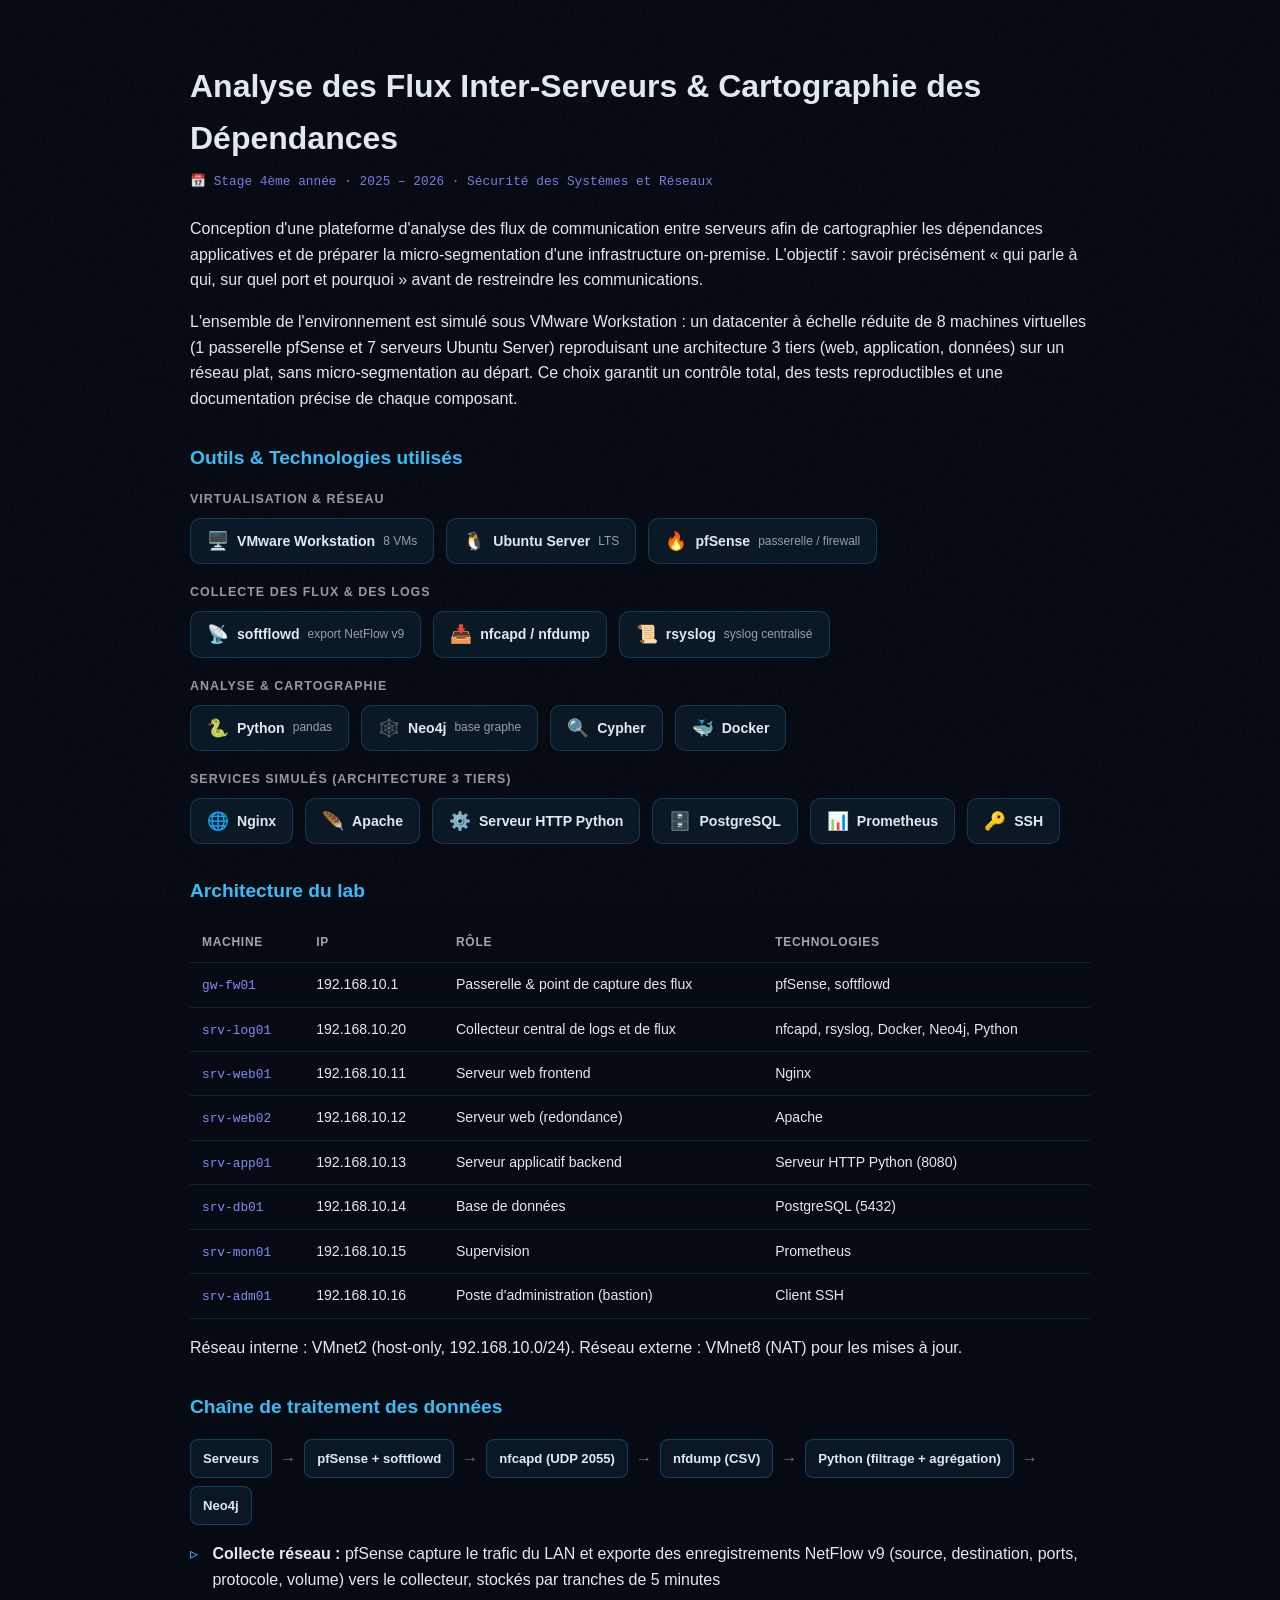
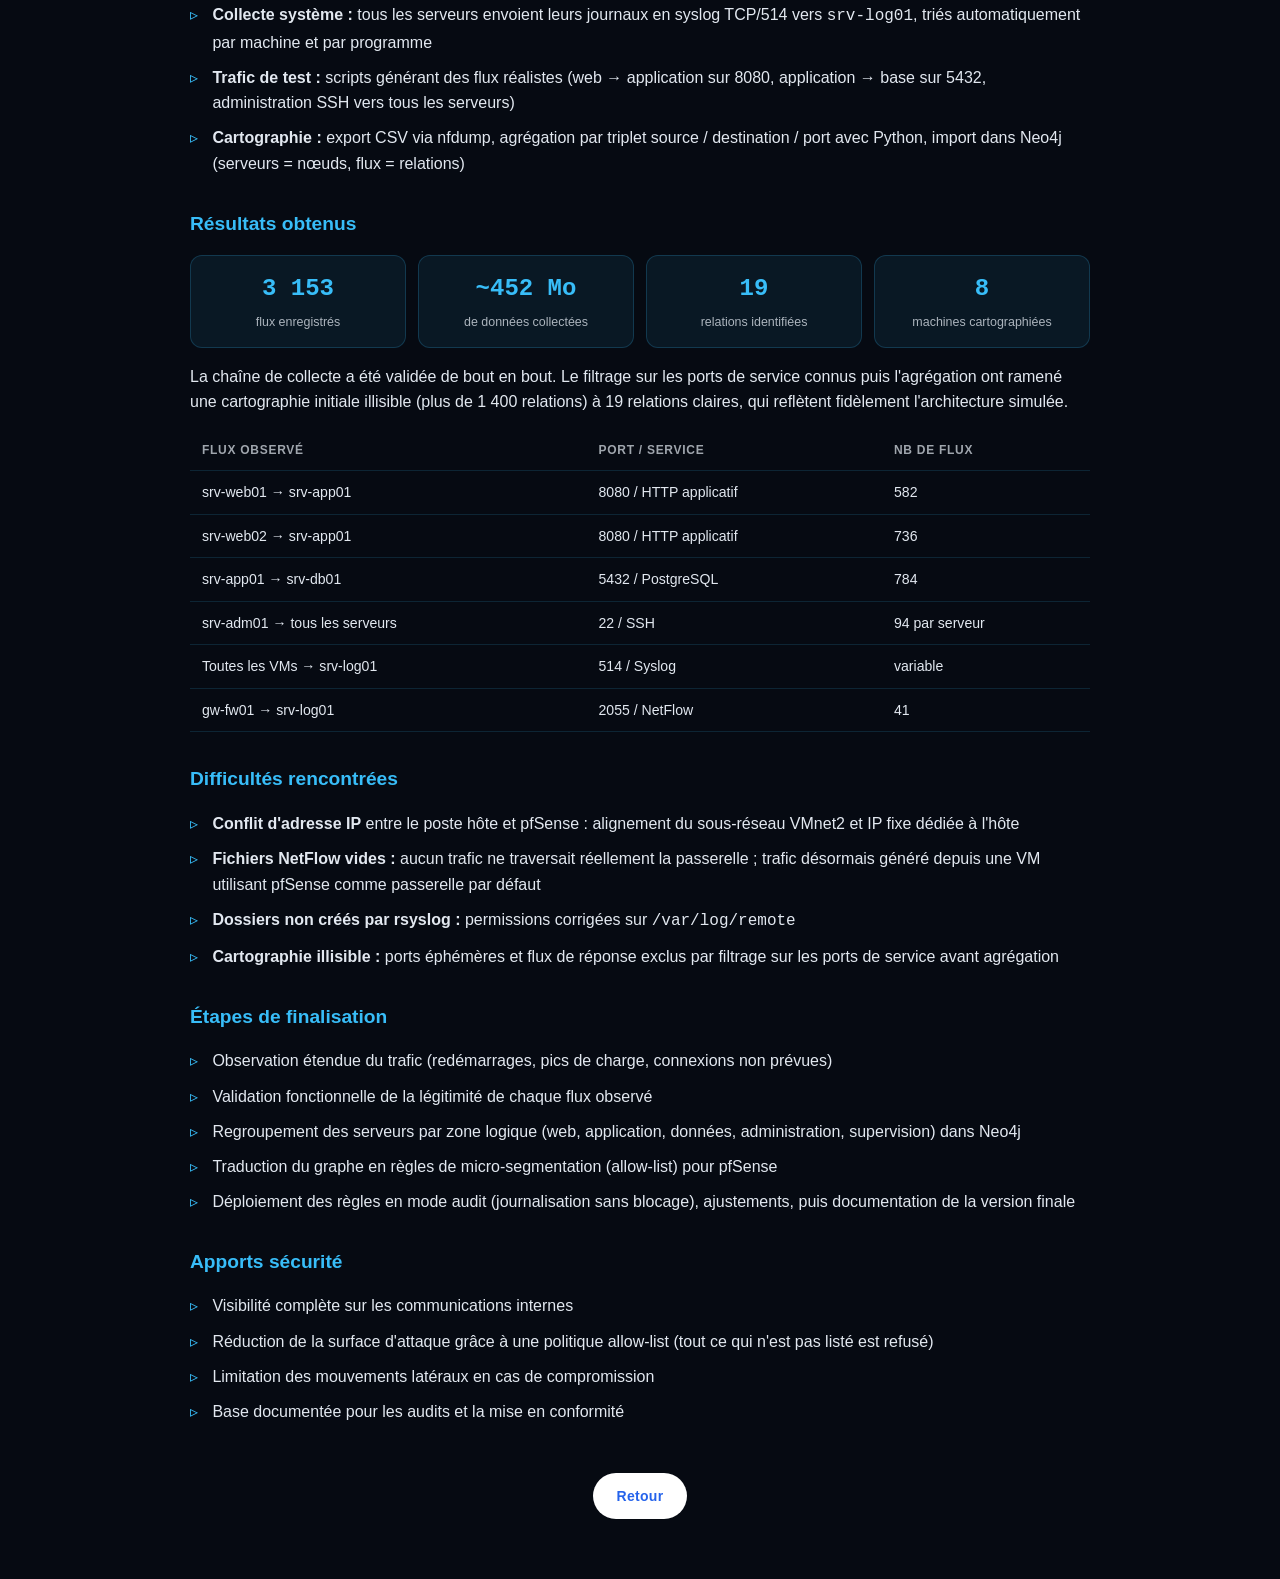
<file: projet7.html>
<!DOCTYPE html>
<html lang="fr">
<head>
  <meta charset="UTF-8">
  <meta name="viewport" content="width=device-width, initial-scale=1.0">
  <title>Analyse des Flux Inter-Serveurs & Cartographie des Dépendances</title>
  <link rel="stylesheet" href="../css/style.css">
  <style>
    body.project-page {
      display: flex;
      flex-direction: column;
      min-height: 100vh;
      padding: 2rem;
      background: var(--bg);
      color: var(--text);
      font-family: Poppins, Arial, sans-serif;
    }
    body.project-page .content {
      flex: 1;
      max-width: 900px;
      margin: 0 auto;
    }
    body.project-page h1 {
      margin-bottom: 0.5rem;
      font-size: 2rem;
    }
    .project-meta {
      font-family: 'Space Mono', monospace;
      font-size: 0.8rem;
      color: var(--accent2, #38bdf8);
      margin-bottom: 1.5rem;
      opacity: 0.9;
    }
    body.project-page h2 {
      margin: 2rem 0 1rem;
      font-size: 1.2rem;
      color: var(--accent, #38bdf8);
    }
    body.project-page p {
      margin-bottom: 1rem;
      line-height: 1.6;
    }

    /* Outils regroupés par catégorie */
    .tools-category { margin-bottom: 1.2rem; }
    .tools-category-title {
      font-size: 0.78rem;
      font-weight: 700;
      letter-spacing: 0.08em;
      text-transform: uppercase;
      opacity: 0.65;
      margin-bottom: 0.5rem;
    }
    .tools-grid {
      display: flex;
      flex-wrap: wrap;
      gap: 12px;
      margin-top: 0.5rem;
    }
    .tool-pill {
      display: flex;
      align-items: center;
      gap: 8px;
      background: rgba(56,189,248,0.08);
      border: 1px solid rgba(56,189,248,0.2);
      border-radius: 10px;
      padding: 8px 16px;
      font-size: 0.88rem;
      font-weight: 600;
    }
    .tool-pill span.icon { font-size: 1.1rem; }
    .tool-pill small { font-weight: 400; opacity: 0.65; font-size: 0.75rem; }

    /* Listes */
    .feature-list { list-style: none; padding: 0; margin: 0 0 1rem; }
    .feature-list li {
      position: relative;
      padding-left: 1.4rem;
      margin-bottom: 0.6rem;
      line-height: 1.6;
    }
    .feature-list li::before {
      content: "▹";
      position: absolute;
      left: 0;
      color: var(--accent, #38bdf8);
    }

    /* Tableaux */
    .table-wrap { overflow-x: auto; margin-bottom: 1rem; }
    .data-table {
      width: 100%;
      border-collapse: collapse;
      font-size: 0.88rem;
    }
    .data-table th, .data-table td {
      text-align: left;
      padding: 10px 12px;
      border-bottom: 1px solid rgba(56,189,248,0.15);
      vertical-align: top;
    }
    .data-table th {
      font-size: 0.75rem;
      letter-spacing: 0.06em;
      text-transform: uppercase;
      opacity: 0.7;
    }
    .data-table code {
      font-family: 'Space Mono', monospace;
      font-size: 0.8rem;
      color: var(--accent2, #38bdf8);
    }

    /* Chiffres clés */
    .stats-grid {
      display: grid;
      grid-template-columns: repeat(auto-fit, minmax(160px, 1fr));
      gap: 12px;
      margin: 1rem 0;
    }
    .stat-card {
      background: rgba(56,189,248,0.08);
      border: 1px solid rgba(56,189,248,0.2);
      border-radius: 12px;
      padding: 14px 16px;
      text-align: center;
    }
    .stat-value {
      font-family: 'Space Mono', monospace;
      font-size: 1.5rem;
      font-weight: 700;
      color: var(--accent, #38bdf8);
    }
    .stat-label { font-size: 0.78rem; opacity: 0.75; margin-top: 4px; }

    /* Chaîne de traitement */
    .pipeline {
      display: flex;
      flex-wrap: wrap;
      align-items: center;
      gap: 8px;
      margin: 1rem 0;
    }
    .pipe-step {
      background: rgba(56,189,248,0.08);
      border: 1px solid rgba(56,189,248,0.25);
      border-radius: 8px;
      padding: 8px 12px;
      font-size: 0.82rem;
      font-weight: 600;
    }
    .pipe-arrow { opacity: 0.5; }

    body.project-page .btn.retour {
      align-self: center;
      margin: 2rem 0;
      padding: 12px 24px;
      border-radius: 30px;
      background: white;
      color: #2563eb;
      text-decoration: none;
      font-weight: bold;
      transition: transform 0.3s;
    }
    body.project-page .btn.retour:hover { transform: translateY(-5px); }

    @media (max-width:768px){
      body.project-page h1 { font-size: 1.7rem; }
      body.project-page p { font-size: 0.95rem; }
    }
    @media (max-width:480px){
      body.project-page h1 { font-size: 1.5rem; }
      body.project-page p { font-size: 0.9rem; }
      body.project-page .btn.retour { padding: 10px 18px; }
      .tool-pill { padding: 6px 12px; font-size: 0.82rem; }
    }
  </style>
</head>
<body class="project-page">
  <div class="content">

    <h1>Analyse des Flux Inter-Serveurs & Cartographie des Dépendances</h1>
    <div class="project-meta">📅 Stage 4ème année · 2025 – 2026 · Sécurité des Systèmes et Réseaux</div>

    <p>
      Conception d'une plateforme d'analyse des flux de communication entre serveurs afin de cartographier
      les dépendances applicatives et de préparer la micro-segmentation d'une infrastructure on-premise.
      L'objectif : savoir précisément « qui parle à qui, sur quel port et pourquoi » avant de restreindre
      les communications.
    </p>

    <p>
      L'ensemble de l'environnement est simulé sous VMware Workstation : un datacenter à échelle réduite
      de 8 machines virtuelles (1 passerelle pfSense et 7 serveurs Ubuntu Server) reproduisant une
      architecture 3 tiers (web, application, données) sur un réseau plat, sans micro-segmentation au départ.
      Ce choix garantit un contrôle total, des tests reproductibles et une documentation précise de chaque composant.
    </p>

    <h2>Outils & Technologies utilisés</h2>

    <div class="tools-category">
      <div class="tools-category-title">Virtualisation & réseau</div>
      <div class="tools-grid">
        <div class="tool-pill"><span class="icon">🖥️</span> VMware Workstation <small>8 VMs</small></div>
        <div class="tool-pill"><span class="icon">🐧</span> Ubuntu Server <small>LTS</small></div>
        <div class="tool-pill"><span class="icon">🔥</span> pfSense <small>passerelle / firewall</small></div>
      </div>
    </div>

    <div class="tools-category">
      <div class="tools-category-title">Collecte des flux & des logs</div>
      <div class="tools-grid">
        <div class="tool-pill"><span class="icon">📡</span> softflowd <small>export NetFlow v9</small></div>
        <div class="tool-pill"><span class="icon">📥</span> nfcapd / nfdump</div>
        <div class="tool-pill"><span class="icon">📜</span> rsyslog <small>syslog centralisé</small></div>
      </div>
    </div>

    <div class="tools-category">
      <div class="tools-category-title">Analyse & cartographie</div>
      <div class="tools-grid">
        <div class="tool-pill"><span class="icon">🐍</span> Python <small>pandas</small></div>
        <div class="tool-pill"><span class="icon">🕸️</span> Neo4j <small>base graphe</small></div>
        <div class="tool-pill"><span class="icon">🔍</span> Cypher</div>
        <div class="tool-pill"><span class="icon">🐳</span> Docker</div>
      </div>
    </div>

    <div class="tools-category">
      <div class="tools-category-title">Services simulés (architecture 3 tiers)</div>
      <div class="tools-grid">
        <div class="tool-pill"><span class="icon">🌐</span> Nginx</div>
        <div class="tool-pill"><span class="icon">🪶</span> Apache</div>
        <div class="tool-pill"><span class="icon">⚙️</span> Serveur HTTP Python</div>
        <div class="tool-pill"><span class="icon">🗄️</span> PostgreSQL</div>
        <div class="tool-pill"><span class="icon">📊</span> Prometheus</div>
        <div class="tool-pill"><span class="icon">🔑</span> SSH</div>
      </div>
    </div>

    <h2>Architecture du lab</h2>
    <div class="table-wrap">
      <table class="data-table">
        <thead>
          <tr><th>Machine</th><th>IP</th><th>Rôle</th><th>Technologies</th></tr>
        </thead>
        <tbody>
          <tr><td><code>gw-fw01</code></td><td>192.168.10.1</td><td>Passerelle & point de capture des flux</td><td>pfSense, softflowd</td></tr>
          <tr><td><code>srv-log01</code></td><td>192.168.10.20</td><td>Collecteur central de logs et de flux</td><td>nfcapd, rsyslog, Docker, Neo4j, Python</td></tr>
          <tr><td><code>srv-web01</code></td><td>192.168.10.11</td><td>Serveur web frontend</td><td>Nginx</td></tr>
          <tr><td><code>srv-web02</code></td><td>192.168.10.12</td><td>Serveur web (redondance)</td><td>Apache</td></tr>
          <tr><td><code>srv-app01</code></td><td>192.168.10.13</td><td>Serveur applicatif backend</td><td>Serveur HTTP Python (8080)</td></tr>
          <tr><td><code>srv-db01</code></td><td>192.168.10.14</td><td>Base de données</td><td>PostgreSQL (5432)</td></tr>
          <tr><td><code>srv-mon01</code></td><td>192.168.10.15</td><td>Supervision</td><td>Prometheus</td></tr>
          <tr><td><code>srv-adm01</code></td><td>192.168.10.16</td><td>Poste d'administration (bastion)</td><td>Client SSH</td></tr>
        </tbody>
      </table>
    </div>
    <p>
      Réseau interne : VMnet2 (host-only, 192.168.10.0/24). Réseau externe : VMnet8 (NAT) pour les mises à jour.
    </p>

    <h2>Chaîne de traitement des données</h2>
    <div class="pipeline">
      <div class="pipe-step">Serveurs</div><span class="pipe-arrow">→</span>
      <div class="pipe-step">pfSense + softflowd</div><span class="pipe-arrow">→</span>
      <div class="pipe-step">nfcapd (UDP 2055)</div><span class="pipe-arrow">→</span>
      <div class="pipe-step">nfdump (CSV)</div><span class="pipe-arrow">→</span>
      <div class="pipe-step">Python (filtrage + agrégation)</div><span class="pipe-arrow">→</span>
      <div class="pipe-step">Neo4j</div>
    </div>
    <ul class="feature-list">
      <li><strong>Collecte réseau :</strong> pfSense capture le trafic du LAN et exporte des enregistrements NetFlow v9 (source, destination, ports, protocole, volume) vers le collecteur, stockés par tranches de 5 minutes</li>
      <li><strong>Collecte système :</strong> tous les serveurs envoient leurs journaux en syslog TCP/514 vers <code>srv-log01</code>, triés automatiquement par machine et par programme</li>
      <li><strong>Trafic de test :</strong> scripts générant des flux réalistes (web → application sur 8080, application → base sur 5432, administration SSH vers tous les serveurs)</li>
      <li><strong>Cartographie :</strong> export CSV via nfdump, agrégation par triplet source / destination / port avec Python, import dans Neo4j (serveurs = nœuds, flux = relations)</li>
    </ul>

    <h2>Résultats obtenus</h2>
    <div class="stats-grid">
      <div class="stat-card"><div class="stat-value">3 153</div><div class="stat-label">flux enregistrés</div></div>
      <div class="stat-card"><div class="stat-value">~452 Mo</div><div class="stat-label">de données collectées</div></div>
      <div class="stat-card"><div class="stat-value">19</div><div class="stat-label">relations identifiées</div></div>
      <div class="stat-card"><div class="stat-value">8</div><div class="stat-label">machines cartographiées</div></div>
    </div>
    <p>
      La chaîne de collecte a été validée de bout en bout. Le filtrage sur les ports de service connus puis
      l'agrégation ont ramené une cartographie initiale illisible (plus de 1 400 relations) à 19 relations
      claires, qui reflètent fidèlement l'architecture simulée.
    </p>
    <div class="table-wrap">
      <table class="data-table">
        <thead>
          <tr><th>Flux observé</th><th>Port / service</th><th>Nb de flux</th></tr>
        </thead>
        <tbody>
          <tr><td>srv-web01 → srv-app01</td><td>8080 / HTTP applicatif</td><td>582</td></tr>
          <tr><td>srv-web02 → srv-app01</td><td>8080 / HTTP applicatif</td><td>736</td></tr>
          <tr><td>srv-app01 → srv-db01</td><td>5432 / PostgreSQL</td><td>784</td></tr>
          <tr><td>srv-adm01 → tous les serveurs</td><td>22 / SSH</td><td>94 par serveur</td></tr>
          <tr><td>Toutes les VMs → srv-log01</td><td>514 / Syslog</td><td>variable</td></tr>
          <tr><td>gw-fw01 → srv-log01</td><td>2055 / NetFlow</td><td>41</td></tr>
        </tbody>
      </table>
    </div>

    <h2>Difficultés rencontrées</h2>
    <ul class="feature-list">
      <li><strong>Conflit d'adresse IP</strong> entre le poste hôte et pfSense : alignement du sous-réseau VMnet2 et IP fixe dédiée à l'hôte</li>
      <li><strong>Fichiers NetFlow vides :</strong> aucun trafic ne traversait réellement la passerelle ; trafic désormais généré depuis une VM utilisant pfSense comme passerelle par défaut</li>
      <li><strong>Dossiers non créés par rsyslog :</strong> permissions corrigées sur <code>/var/log/remote</code></li>
      <li><strong>Cartographie illisible :</strong> ports éphémères et flux de réponse exclus par filtrage sur les ports de service avant agrégation</li>
    </ul>

    <h2>Étapes de finalisation</h2>
    <ul class="feature-list">
      <li>Observation étendue du trafic (redémarrages, pics de charge, connexions non prévues)</li>
      <li>Validation fonctionnelle de la légitimité de chaque flux observé</li>
      <li>Regroupement des serveurs par zone logique (web, application, données, administration, supervision) dans Neo4j</li>
      <li>Traduction du graphe en règles de micro-segmentation (allow-list) pour pfSense</li>
      <li>Déploiement des règles en mode audit (journalisation sans blocage), ajustements, puis documentation de la version finale</li>
    </ul>

    <h2>Apports sécurité</h2>
    <ul class="feature-list">
      <li>Visibilité complète sur les communications internes</li>
      <li>Réduction de la surface d'attaque grâce à une politique allow-list (tout ce qui n'est pas listé est refusé)</li>
      <li>Limitation des mouvements latéraux en cas de compromission</li>
      <li>Base documentée pour les audits et la mise en conformité</li>
    </ul>

  </div>
  <a href='../index.html' class='btn retour'>Retour</a>
</body>
</html>
</file>
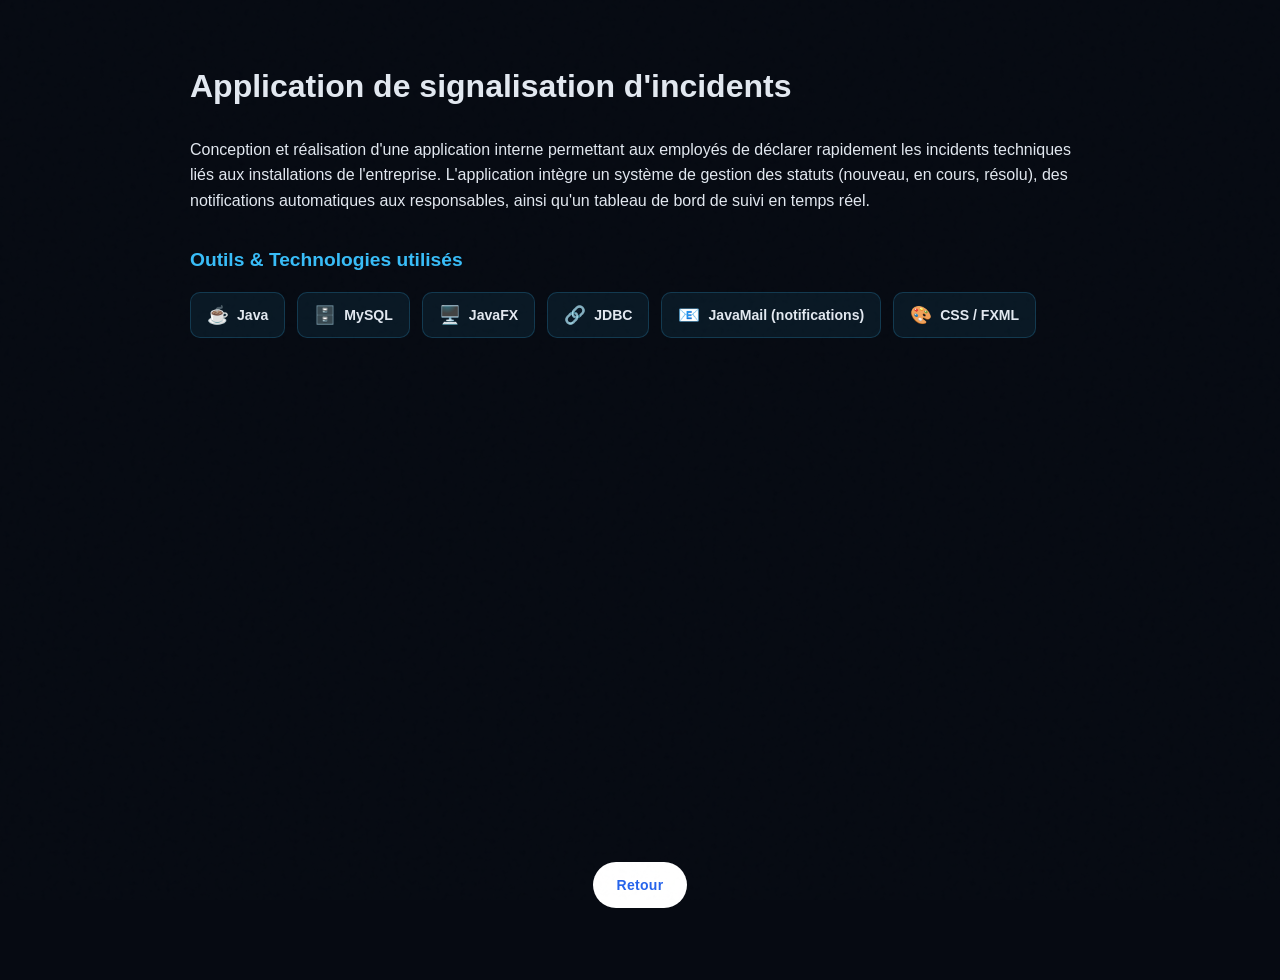
<file: projects/projet1.html>
<!DOCTYPE html>
<html lang="fr">
<head>
  <meta charset="UTF-8">
  <meta name="viewport" content="width=device-width, initial-scale=1.0">
  <title>Développement d'une application de signalisation d'incidents</title>
  <link rel="stylesheet" href="../css/style.css">
  <style>
    body.project-page {
      display: flex;
      flex-direction: column;
      min-height: 100vh;
      padding: 2rem;
      background: var(--bg);
      color: var(--text);
      font-family: Poppins, Arial, sans-serif;
    }
    body.project-page .content {
      flex: 1;
      max-width: 900px;
      margin: 0 auto;
    }
    body.project-page h1 {
      margin-bottom: 1.5rem;
      font-size: 2rem;
    }
    body.project-page h2 {
      margin: 2rem 0 1rem;
      font-size: 1.2rem;
      color: var(--accent, #38bdf8);
    }
    body.project-page p {
      margin-bottom: 1rem;
      line-height: 1.6;
    }
    .tools-grid {
      display: flex;
      flex-wrap: wrap;
      gap: 12px;
      margin-top: 0.5rem;
    }
    .tool-pill {
      display: flex;
      align-items: center;
      gap: 8px;
      background: rgba(56,189,248,0.08);
      border: 1px solid rgba(56,189,248,0.2);
      border-radius: 10px;
      padding: 8px 16px;
      font-size: 0.88rem;
      font-weight: 600;
    }
    .tool-pill span.icon { font-size: 1.1rem; }
    body.project-page .btn.retour {
      align-self: center;
      margin: 2rem 0;
      padding: 12px 24px;
      border-radius: 30px;
      background: white;
      color: #2563eb;
      text-decoration: none;
      font-weight: bold;
      transition: transform 0.3s;
    }
    body.project-page .btn.retour:hover {
      transform: translateY(-5px);
    }
    @media (max-width:768px){
      body.project-page h1 { font-size: 1.7rem; }
      body.project-page p { font-size: 0.95rem; }
    }
    @media (max-width:480px){
      body.project-page h1 { font-size: 1.5rem; }
      body.project-page p { font-size: 0.9rem; }
      body.project-page .btn.retour { padding: 10px 18px; }
    }
  </style>
</head>
  <script data-goatcounter="https://cliffnz.goatcounter.com/count"
        async src="//gc.zgo.at/count.js"></script>
<body class="project-page">
  <div class="content">

    <h1>Application de signalisation d'incidents</h1>

    <p>
      Conception et réalisation d'une application interne permettant aux employés de déclarer rapidement les incidents techniques liés aux installations de l'entreprise.
      L'application intègre un système de gestion des statuts (nouveau, en cours, résolu), des notifications automatiques aux responsables, ainsi qu'un tableau de bord de suivi en temps réel.
    </p>

    <h2>Outils & Technologies utilisés</h2>
    <div class="tools-grid">
      <div class="tool-pill"><span class="icon">☕</span> Java</div>
      <div class="tool-pill"><span class="icon">🗄️</span> MySQL</div>
      <div class="tool-pill"><span class="icon">🖥️</span> JavaFX</div>
      <div class="tool-pill"><span class="icon">🔗</span> JDBC</div>
      <div class="tool-pill"><span class="icon">📧</span> JavaMail (notifications)</div>
      <div class="tool-pill"><span class="icon">🎨</span> CSS / FXML</div>
    </div>

  </div>
  <a href='../index.html' class='btn retour'>Retour</a>
</body>
</html>
</file>
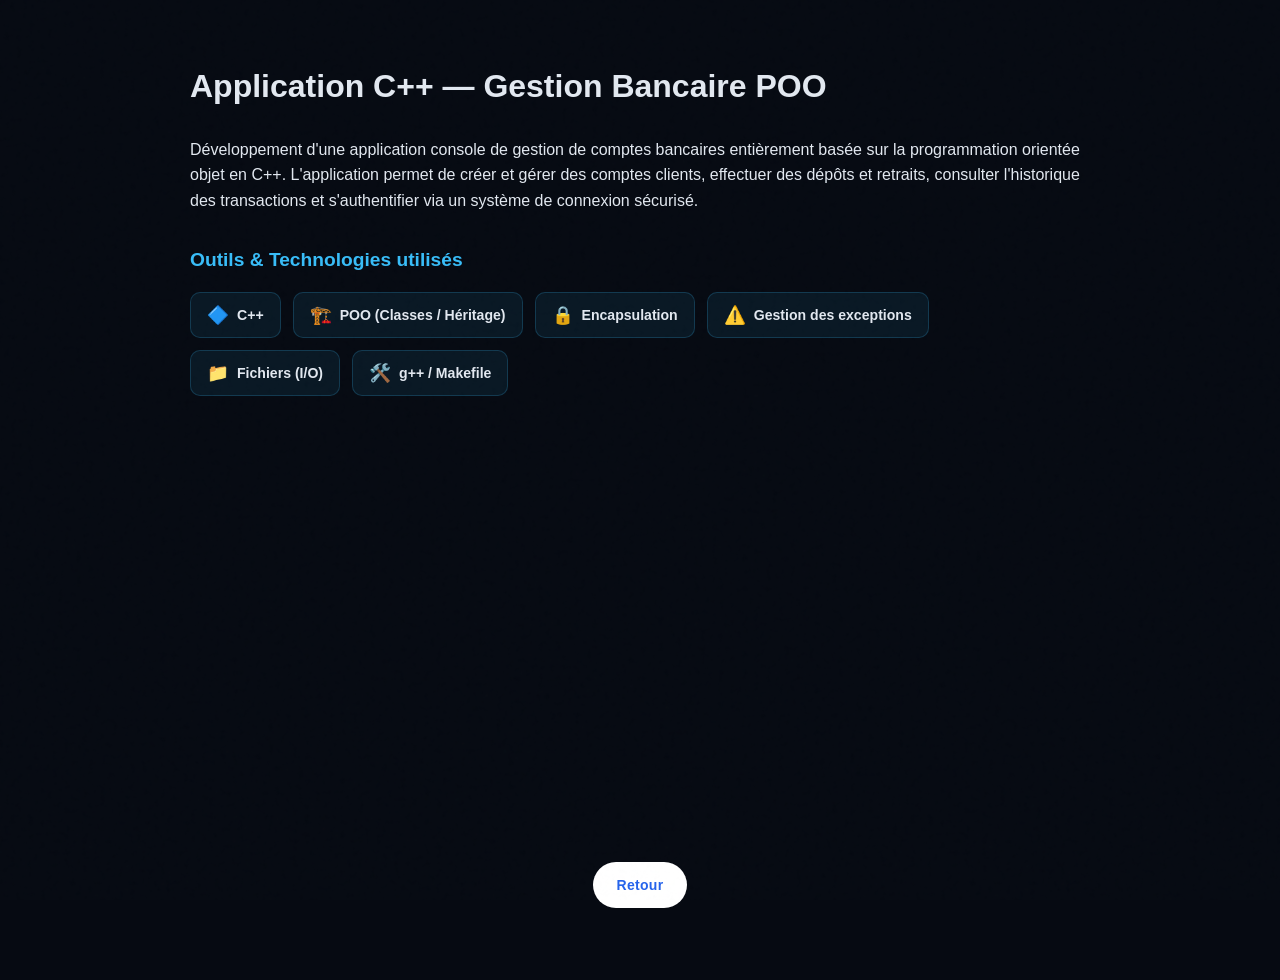
<file: projects/projet2.html>
<!DOCTYPE html>
<html lang="fr">
<head>
  <meta charset="UTF-8">
  <meta name="viewport" content="width=device-width, initial-scale=1.0">
  <title>Application C++ – Gestion bancaire POO</title>
  <link rel="stylesheet" href="../css/style.css">
  <style>
    body.project-page {
      display: flex;
      flex-direction: column;
      min-height: 100vh;
      padding: 2rem;
      background: var(--bg);
      color: var(--text);
      font-family: Poppins, Arial, sans-serif;
    }
    body.project-page .content {
      flex: 1;
      max-width: 900px;
      margin: 0 auto;
    }
    body.project-page h1 {
      margin-bottom: 1.5rem;
      font-size: 2rem;
    }
    body.project-page h2 {
      margin: 2rem 0 1rem;
      font-size: 1.2rem;
      color: var(--accent, #38bdf8);
    }
    body.project-page p {
      margin-bottom: 1rem;
      line-height: 1.6;
    }
    .tools-grid {
      display: flex;
      flex-wrap: wrap;
      gap: 12px;
      margin-top: 0.5rem;
    }
    .tool-pill {
      display: flex;
      align-items: center;
      gap: 8px;
      background: rgba(56,189,248,0.08);
      border: 1px solid rgba(56,189,248,0.2);
      border-radius: 10px;
      padding: 8px 16px;
      font-size: 0.88rem;
      font-weight: 600;
    }
    .tool-pill span.icon { font-size: 1.1rem; }
    body.project-page .btn.retour {
      align-self: center;
      margin: 2rem 0;
      padding: 12px 24px;
      border-radius: 30px;
      background: white;
      color: #2563eb;
      text-decoration: none;
      font-weight: bold;
      transition: transform 0.3s;
    }
    body.project-page .btn.retour:hover {
      transform: translateY(-5px);
    }
    @media (max-width:768px){
      body.project-page h1 { font-size: 1.7rem; }
      body.project-page p { font-size: 0.95rem; }
    }
    @media (max-width:480px){
      body.project-page h1 { font-size: 1.5rem; }
      body.project-page p { font-size: 0.9rem; }
      body.project-page .btn.retour { padding: 10px 18px; }
    }
  </style>
</head>
  <script data-goatcounter="https://cliffnz.goatcounter.com/count"
        async src="//gc.zgo.at/count.js"></script>
<body class="project-page">
  <div class="content">

    <h1>Application C++ — Gestion Bancaire POO</h1>

    <p>
      Développement d'une application console de gestion de comptes bancaires entièrement basée sur la programmation orientée objet en C++.
      L'application permet de créer et gérer des comptes clients, effectuer des dépôts et retraits, consulter l'historique des transactions et s'authentifier via un système de connexion sécurisé.
    </p>

    <h2>Outils & Technologies utilisés</h2>
    <div class="tools-grid">
      <div class="tool-pill"><span class="icon">🔷</span> C++</div>
      <div class="tool-pill"><span class="icon">🏗️</span> POO (Classes / Héritage)</div>
      <div class="tool-pill"><span class="icon">🔒</span> Encapsulation</div>
      <div class="tool-pill"><span class="icon">⚠️</span> Gestion des exceptions</div>
      <div class="tool-pill"><span class="icon">📁</span> Fichiers (I/O)</div>
      <div class="tool-pill"><span class="icon">🛠️</span> g++ / Makefile</div>
    </div>

  </div>
  <a href='../index.html' class='btn retour'>Retour</a>
</body>
</html>
</file>
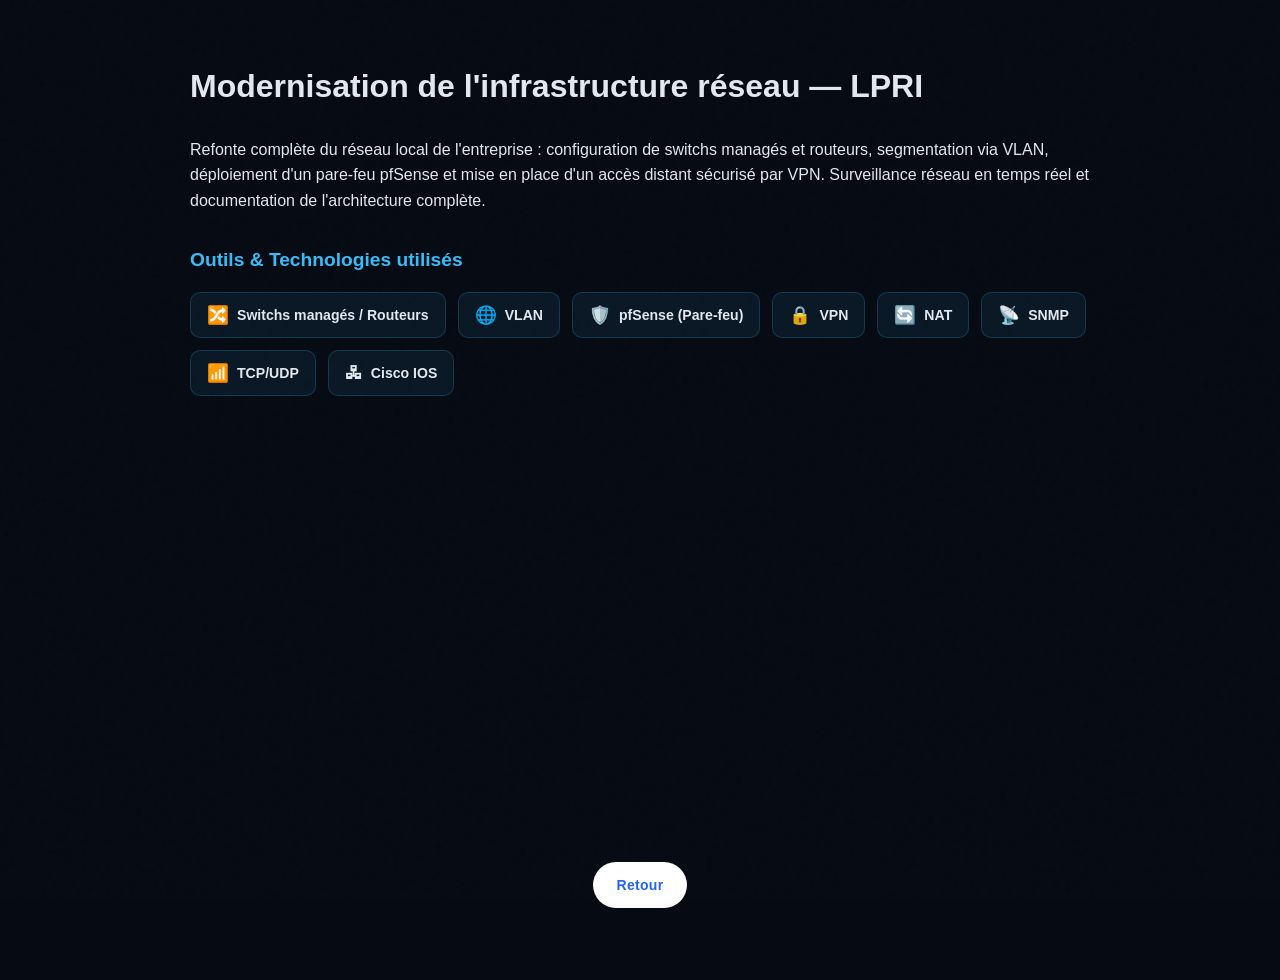
<file: projects/projet3.html>
<!DOCTYPE html>
<html lang="fr">
<head>
  <meta charset="UTF-8">
  <meta name="viewport" content="width=device-width, initial-scale=1.0">
  <title>Modernisation de l'infrastructure réseau — LPRI</title>
  <link rel="stylesheet" href="../css/style.css">
  <style>
    body.project-page {
      display: flex;
      flex-direction: column;
      min-height: 100vh;
      padding: 2rem;
      background: var(--bg);
      color: var(--text);
      font-family: Poppins, Arial, sans-serif;
    }
    body.project-page .content {
      flex: 1;
      max-width: 900px;
      margin: 0 auto;
    }
    body.project-page h1 {
      margin-bottom: 1.5rem;
      font-size: 2rem;
    }
    body.project-page h2 {
      margin: 2rem 0 1rem;
      font-size: 1.2rem;
      color: var(--accent, #38bdf8);
    }
    body.project-page p {
      margin-bottom: 1rem;
      line-height: 1.6;
    }
    .tools-grid {
      display: flex;
      flex-wrap: wrap;
      gap: 12px;
      margin-top: 0.5rem;
    }
    .tool-pill {
      display: flex;
      align-items: center;
      gap: 8px;
      background: rgba(56,189,248,0.08);
      border: 1px solid rgba(56,189,248,0.2);
      border-radius: 10px;
      padding: 8px 16px;
      font-size: 0.88rem;
      font-weight: 600;
    }
    .tool-pill span.icon { font-size: 1.1rem; }
    body.project-page .btn.retour {
      align-self: center;
      margin: 2rem 0;
      padding: 12px 24px;
      border-radius: 30px;
      background: white;
      color: #2563eb;
      text-decoration: none;
      font-weight: bold;
      transition: transform 0.3s;
    }
    body.project-page .btn.retour:hover {
      transform: translateY(-5px);
    }
    @media (max-width:768px){
      body.project-page h1 { font-size: 1.7rem; }
      body.project-page p { font-size: 0.95rem; }
    }
    @media (max-width:480px){
      body.project-page h1 { font-size: 1.5rem; }
      body.project-page p { font-size: 0.9rem; }
      body.project-page .btn.retour { padding: 10px 18px; }
    }
  </style>
</head>
  <script data-goatcounter="https://cliffnz.goatcounter.com/count"
        async src="//gc.zgo.at/count.js"></script>
<body class="project-page">
  <div class="content">

    <h1>Modernisation de l'infrastructure réseau — LPRI</h1>

    <p>
      Refonte complète du réseau local de l'entreprise : configuration de switchs managés et routeurs, 
      segmentation via VLAN, déploiement d'un pare-feu pfSense et mise en place d'un accès distant 
      sécurisé par VPN. Surveillance réseau en temps réel et documentation de l'architecture complète.
    </p>

    <h2>Outils & Technologies utilisés</h2>
    <div class="tools-grid">
      <div class="tool-pill"><span class="icon">🔀</span> Switchs managés / Routeurs</div>
      <div class="tool-pill"><span class="icon">🌐</span> VLAN</div>
      <div class="tool-pill"><span class="icon">🛡️</span> pfSense (Pare-feu)</div>
      <div class="tool-pill"><span class="icon">🔒</span> VPN</div>
      <div class="tool-pill"><span class="icon">🔄</span> NAT</div>
      <div class="tool-pill"><span class="icon">📡</span> SNMP</div>
      <div class="tool-pill"><span class="icon">📶</span> TCP/UDP</div>
      <div class="tool-pill"><span class="icon">🖧</span> Cisco IOS</div>
    </div>

  </div>
  <a href='../index.html' class='btn retour'>Retour</a>
</body>
</html>
</file>
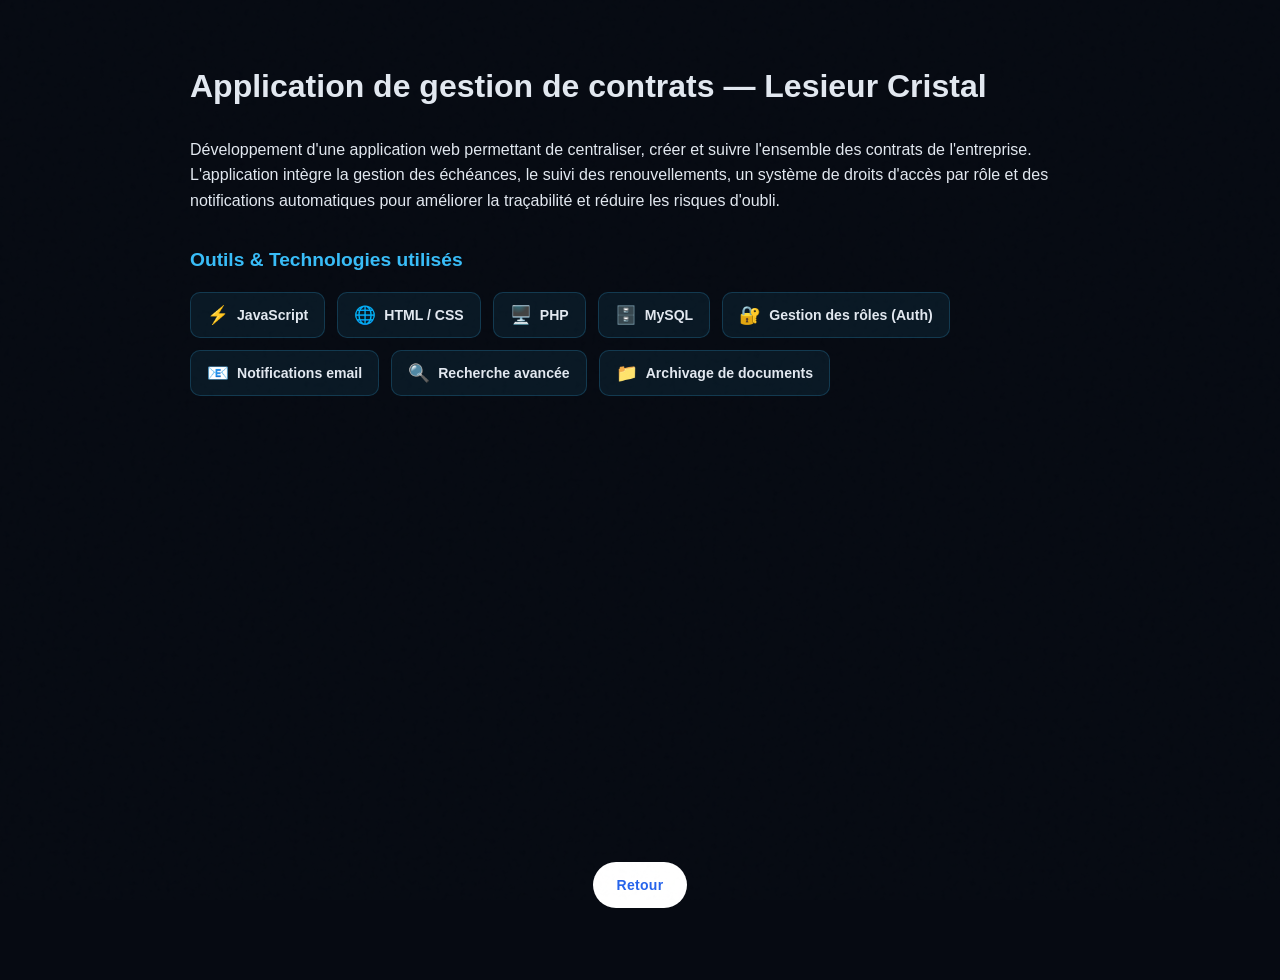
<file: projects/projet4.html>
<!DOCTYPE html>
<html lang="fr">
<head>
  <meta charset="UTF-8">
  <meta name="viewport" content="width=device-width, initial-scale=1.0">
  <title>Application de gestion de contrats — Lesieur Cristal</title>
  <link rel="stylesheet" href="../css/style.css">
  <style>
    body.project-page {
      display: flex;
      flex-direction: column;
      min-height: 100vh;
      padding: 2rem;
      background: var(--bg);
      color: var(--text);
      font-family: Poppins, Arial, sans-serif;
    }
    body.project-page .content {
      flex: 1;
      max-width: 900px;
      margin: 0 auto;
    }
    body.project-page h1 {
      margin-bottom: 1.5rem;
      font-size: 2rem;
    }
    body.project-page h2 {
      margin: 2rem 0 1rem;
      font-size: 1.2rem;
      color: var(--accent, #38bdf8);
    }
    body.project-page p {
      margin-bottom: 1rem;
      line-height: 1.6;
    }
    .tools-grid {
      display: flex;
      flex-wrap: wrap;
      gap: 12px;
      margin-top: 0.5rem;
    }
    .tool-pill {
      display: flex;
      align-items: center;
      gap: 8px;
      background: rgba(56,189,248,0.08);
      border: 1px solid rgba(56,189,248,0.2);
      border-radius: 10px;
      padding: 8px 16px;
      font-size: 0.88rem;
      font-weight: 600;
    }
    .tool-pill span.icon { font-size: 1.1rem; }
    body.project-page .btn.retour {
      align-self: center;
      margin: 2rem 0;
      padding: 12px 24px;
      border-radius: 30px;
      background: white;
      color: #2563eb;
      text-decoration: none;
      font-weight: bold;
      transition: transform 0.3s;
    }
    body.project-page .btn.retour:hover {
      transform: translateY(-5px);
    }
    @media (max-width:768px){
      body.project-page h1 { font-size: 1.7rem; }
      body.project-page p { font-size: 0.95rem; }
    }
    @media (max-width:480px){
      body.project-page h1 { font-size: 1.5rem; }
      body.project-page p { font-size: 0.9rem; }
      body.project-page .btn.retour { padding: 10px 18px; }
    }
  </style>
</head>
  <script data-goatcounter="https://cliffnz.goatcounter.com/count"
        async src="//gc.zgo.at/count.js"></script>
<body class="project-page">
  <div class="content">

    <h1>Application de gestion de contrats — Lesieur Cristal</h1>

    <p>
      Développement d'une application web permettant de centraliser, créer et suivre l'ensemble des contrats de l'entreprise.
      L'application intègre la gestion des échéances, le suivi des renouvellements, un système de droits d'accès par rôle et des notifications automatiques pour améliorer la traçabilité et réduire les risques d'oubli.
    </p>

    <h2>Outils & Technologies utilisés</h2>
    <div class="tools-grid">
      <div class="tool-pill"><span class="icon">⚡</span> JavaScript</div>
      <div class="tool-pill"><span class="icon">🌐</span> HTML / CSS</div>
      <div class="tool-pill"><span class="icon">🖥️</span> PHP</div>
      <div class="tool-pill"><span class="icon">🗄️</span> MySQL</div>
      <div class="tool-pill"><span class="icon">🔐</span> Gestion des rôles (Auth)</div>
      <div class="tool-pill"><span class="icon">📧</span> Notifications email</div>
      <div class="tool-pill"><span class="icon">🔍</span> Recherche avancée</div>
      <div class="tool-pill"><span class="icon">📁</span> Archivage de documents</div>
    </div>

  </div>
  <a href='../index.html' class='btn retour'>Retour</a>
</body>
</html>
</file>
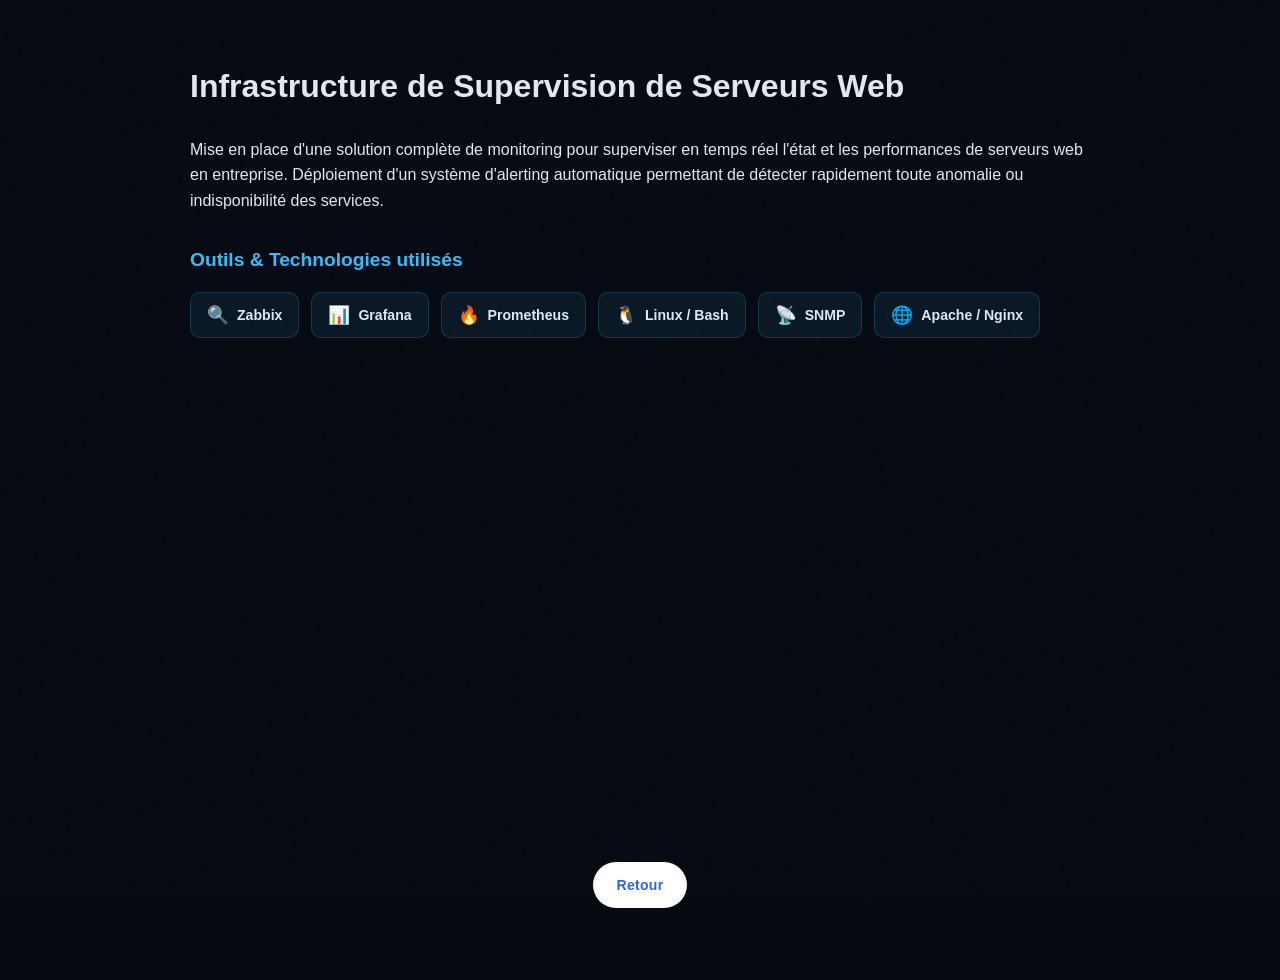
<file: projects/projet5.html>
<!DOCTYPE html>
<html lang="fr">
<head>
  <meta charset="UTF-8">
  <meta name="viewport" content="width=device-width, initial-scale=1.0">
  <title>Infrastructure de Supervision de Serveurs Web</title>
  <link rel="stylesheet" href="../css/style.css">
  <style>
    body.project-page {
      display: flex;
      flex-direction: column;
      min-height: 100vh;
      padding: 2rem;
      background: var(--bg);
      color: var(--text);
      font-family: Poppins, Arial, sans-serif;
    }
    body.project-page .content {
      flex: 1;
      max-width: 900px;
      margin: 0 auto;
    }
    body.project-page h1 {
      margin-bottom: 1.5rem;
      font-size: 2rem;
    }
    body.project-page h2 {
      margin: 2rem 0 1rem;
      font-size: 1.2rem;
      color: var(--accent, #38bdf8);
    }
    body.project-page p {
      margin-bottom: 1rem;
      line-height: 1.6;
    }
    .tools-grid {
      display: flex;
      flex-wrap: wrap;
      gap: 12px;
      margin-top: 0.5rem;
    }
    .tool-pill {
      display: flex;
      align-items: center;
      gap: 8px;
      background: rgba(56,189,248,0.08);
      border: 1px solid rgba(56,189,248,0.2);
      border-radius: 10px;
      padding: 8px 16px;
      font-size: 0.88rem;
      font-weight: 600;
    }
    .tool-pill span.icon { font-size: 1.1rem; }
    body.project-page .btn.retour {
      align-self: center;
      margin: 2rem 0;
      padding: 12px 24px;
      border-radius: 30px;
      background: white;
      color: #2563eb;
      text-decoration: none;
      font-weight: bold;
      transition: transform 0.3s;
    }
    body.project-page .btn.retour:hover {
      transform: translateY(-5px);
    }
    @media (max-width:768px){
      body.project-page h1 { font-size: 1.7rem; }
      body.project-page p { font-size: 0.95rem; }
    }
    @media (max-width:480px){
      body.project-page h1 { font-size: 1.5rem; }
      body.project-page p { font-size: 0.9rem; }
      body.project-page .btn.retour { padding: 10px 18px; }
    }
  </style>
</head>
  <script data-goatcounter="https://cliffnz.goatcounter.com/count"
        async src="//gc.zgo.at/count.js"></script>
<body class="project-page">
  <div class="content">

    <h1>Infrastructure de Supervision de Serveurs Web</h1>

    <p>
      Mise en place d'une solution complète de monitoring pour superviser en temps réel l'état et les performances de serveurs web en entreprise.
      Déploiement d'un système d'alerting automatique permettant de détecter rapidement toute anomalie ou indisponibilité des services.
    </p>

    <h2>Outils & Technologies utilisés</h2>
    <div class="tools-grid">
      <div class="tool-pill"><span class="icon">🔍</span> Zabbix</div>
      <div class="tool-pill"><span class="icon">📊</span> Grafana</div>
      <div class="tool-pill"><span class="icon">🔥</span> Prometheus</div>
      <div class="tool-pill"><span class="icon">🐧</span> Linux / Bash</div>
      <div class="tool-pill"><span class="icon">📡</span> SNMP</div>
      <div class="tool-pill"><span class="icon">🌐</span> Apache / Nginx</div>
    </div>

  </div>
  <a href='../index.html' class='btn retour'>Retour</a>
</body>
</html>
</file>
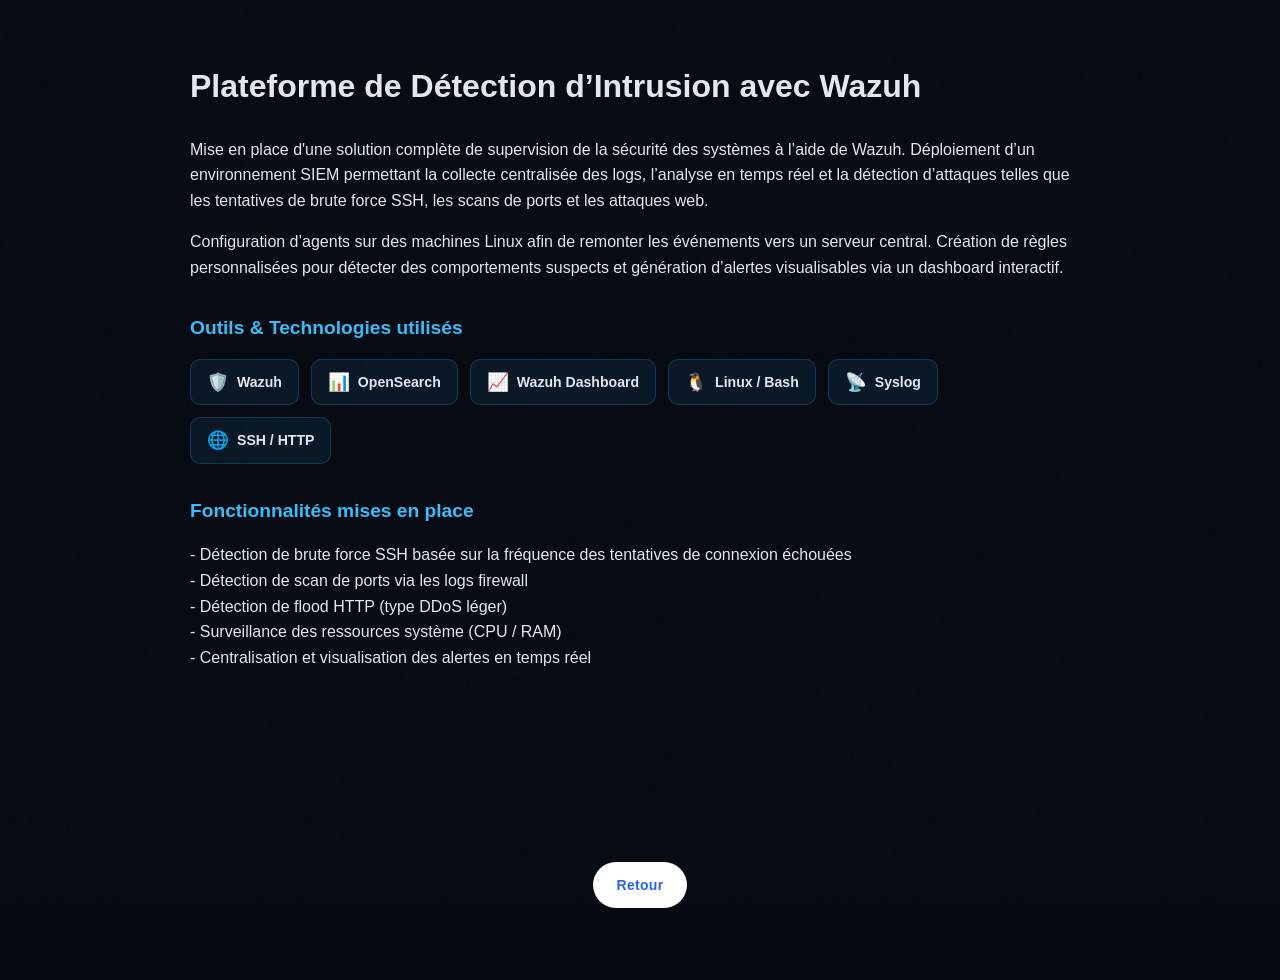
<file: projects/projet6.html>
<!DOCTYPE html>
<html lang="fr">
<head>
  <meta charset="UTF-8">
  <meta name="viewport" content="width=device-width, initial-scale=1.0">
  <title>Plateforme de Détection d’Intrusion avec Wazuh</title>
  <link rel="stylesheet" href="../css/style.css">
  <style>
    body.project-page {
      display: flex;
      flex-direction: column;
      min-height: 100vh;
      padding: 2rem;
      background: var(--bg);
      color: var(--text);
      font-family: Poppins, Arial, sans-serif;
    }
    body.project-page .content {
      flex: 1;
      max-width: 900px;
      margin: 0 auto;
    }
    body.project-page h1 {
      margin-bottom: 1.5rem;
      font-size: 2rem;
    }
    body.project-page h2 {
      margin: 2rem 0 1rem;
      font-size: 1.2rem;
      color: var(--accent, #38bdf8);
    }
    body.project-page p {
      margin-bottom: 1rem;
      line-height: 1.6;
    }
    .tools-grid {
      display: flex;
      flex-wrap: wrap;
      gap: 12px;
      margin-top: 0.5rem;
    }
    .tool-pill {
      display: flex;
      align-items: center;
      gap: 8px;
      background: rgba(56,189,248,0.08);
      border: 1px solid rgba(56,189,248,0.2);
      border-radius: 10px;
      padding: 8px 16px;
      font-size: 0.88rem;
      font-weight: 600;
    }
    .tool-pill span.icon { font-size: 1.1rem; }
    body.project-page .btn.retour {
      align-self: center;
      margin: 2rem 0;
      padding: 12px 24px;
      border-radius: 30px;
      background: white;
      color: #2563eb;
      text-decoration: none;
      font-weight: bold;
      transition: transform 0.3s;
    }
    body.project-page .btn.retour:hover {
      transform: translateY(-5px);
    }
    @media (max-width:768px){
      body.project-page h1 { font-size: 1.7rem; }
      body.project-page p { font-size: 0.95rem; }
    }
    @media (max-width:480px){
      body.project-page h1 { font-size: 1.5rem; }
      body.project-page p { font-size: 0.9rem; }
      body.project-page .btn.retour { padding: 10px 18px; }
    }
  </style>
</head>
  <script data-goatcounter="https://cliffnz.goatcounter.com/count"
        async src="//gc.zgo.at/count.js"></script>
<body class="project-page">
  <div class="content">

    <h1>Plateforme de Détection d’Intrusion avec Wazuh</h1>

    <p>
      Mise en place d'une solution complète de supervision de la sécurité des systèmes à l’aide de Wazuh.
      Déploiement d’un environnement SIEM permettant la collecte centralisée des logs, l’analyse en temps réel
      et la détection d’attaques telles que les tentatives de brute force SSH, les scans de ports et les attaques web.
    </p>

    <p>
      Configuration d’agents sur des machines Linux afin de remonter les événements vers un serveur central.
      Création de règles personnalisées pour détecter des comportements suspects et génération d’alertes
      visualisables via un dashboard interactif.
    </p>

    <h2>Outils & Technologies utilisés</h2>
    <div class="tools-grid">
      <div class="tool-pill"><span class="icon">🛡️</span> Wazuh</div>
      <div class="tool-pill"><span class="icon">📊</span> OpenSearch</div>
      <div class="tool-pill"><span class="icon">📈</span> Wazuh Dashboard</div>
      <div class="tool-pill"><span class="icon">🐧</span> Linux / Bash</div>
      <div class="tool-pill"><span class="icon">📡</span> Syslog</div>
      <div class="tool-pill"><span class="icon">🌐</span> SSH / HTTP</div>
    </div>

    <h2>Fonctionnalités mises en place</h2>
    <p>
      - Détection de brute force SSH basée sur la fréquence des tentatives de connexion échouées<br>
      - Détection de scan de ports via les logs firewall<br>
      - Détection de flood HTTP (type DDoS léger)<br>
      - Surveillance des ressources système (CPU / RAM)<br>
      - Centralisation et visualisation des alertes en temps réel
    </p>

  </div>
  <a href='../index.html' class='btn retour'>Retour</a>
</body>
</html>
</file>
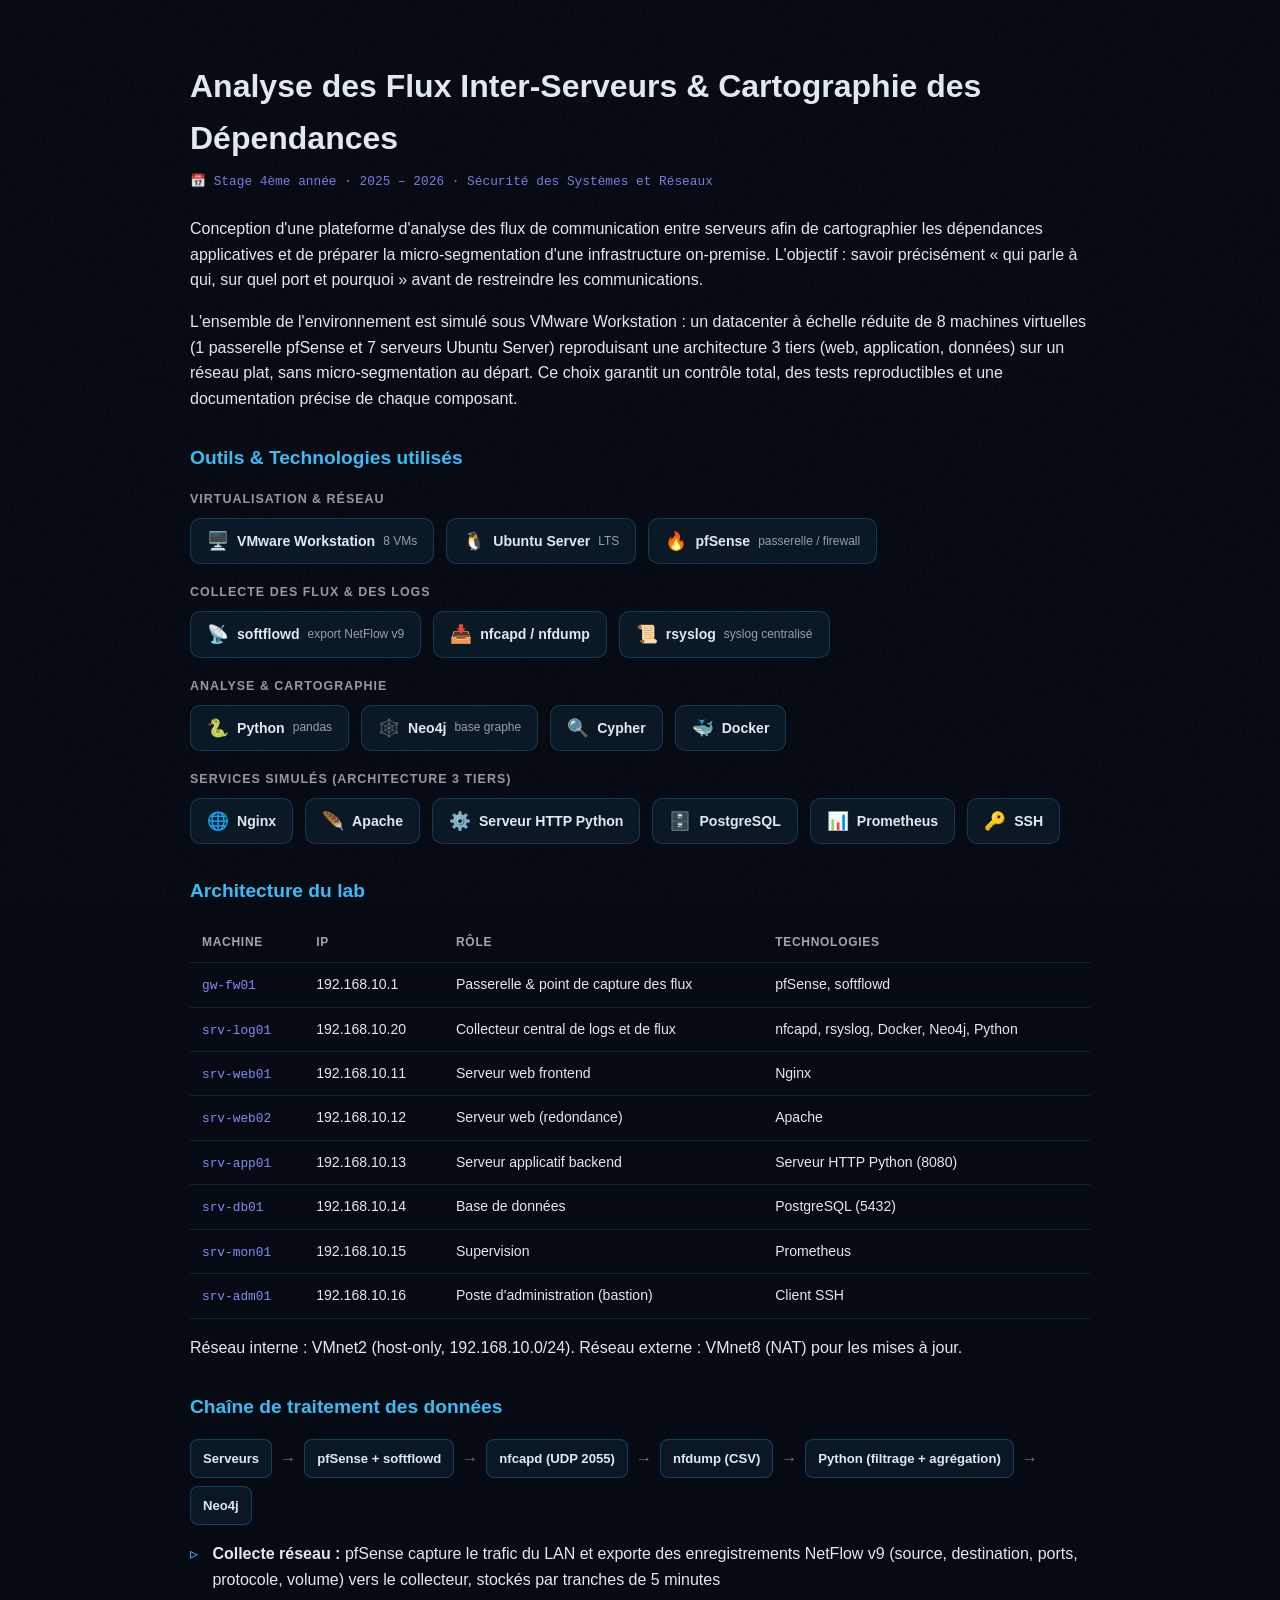
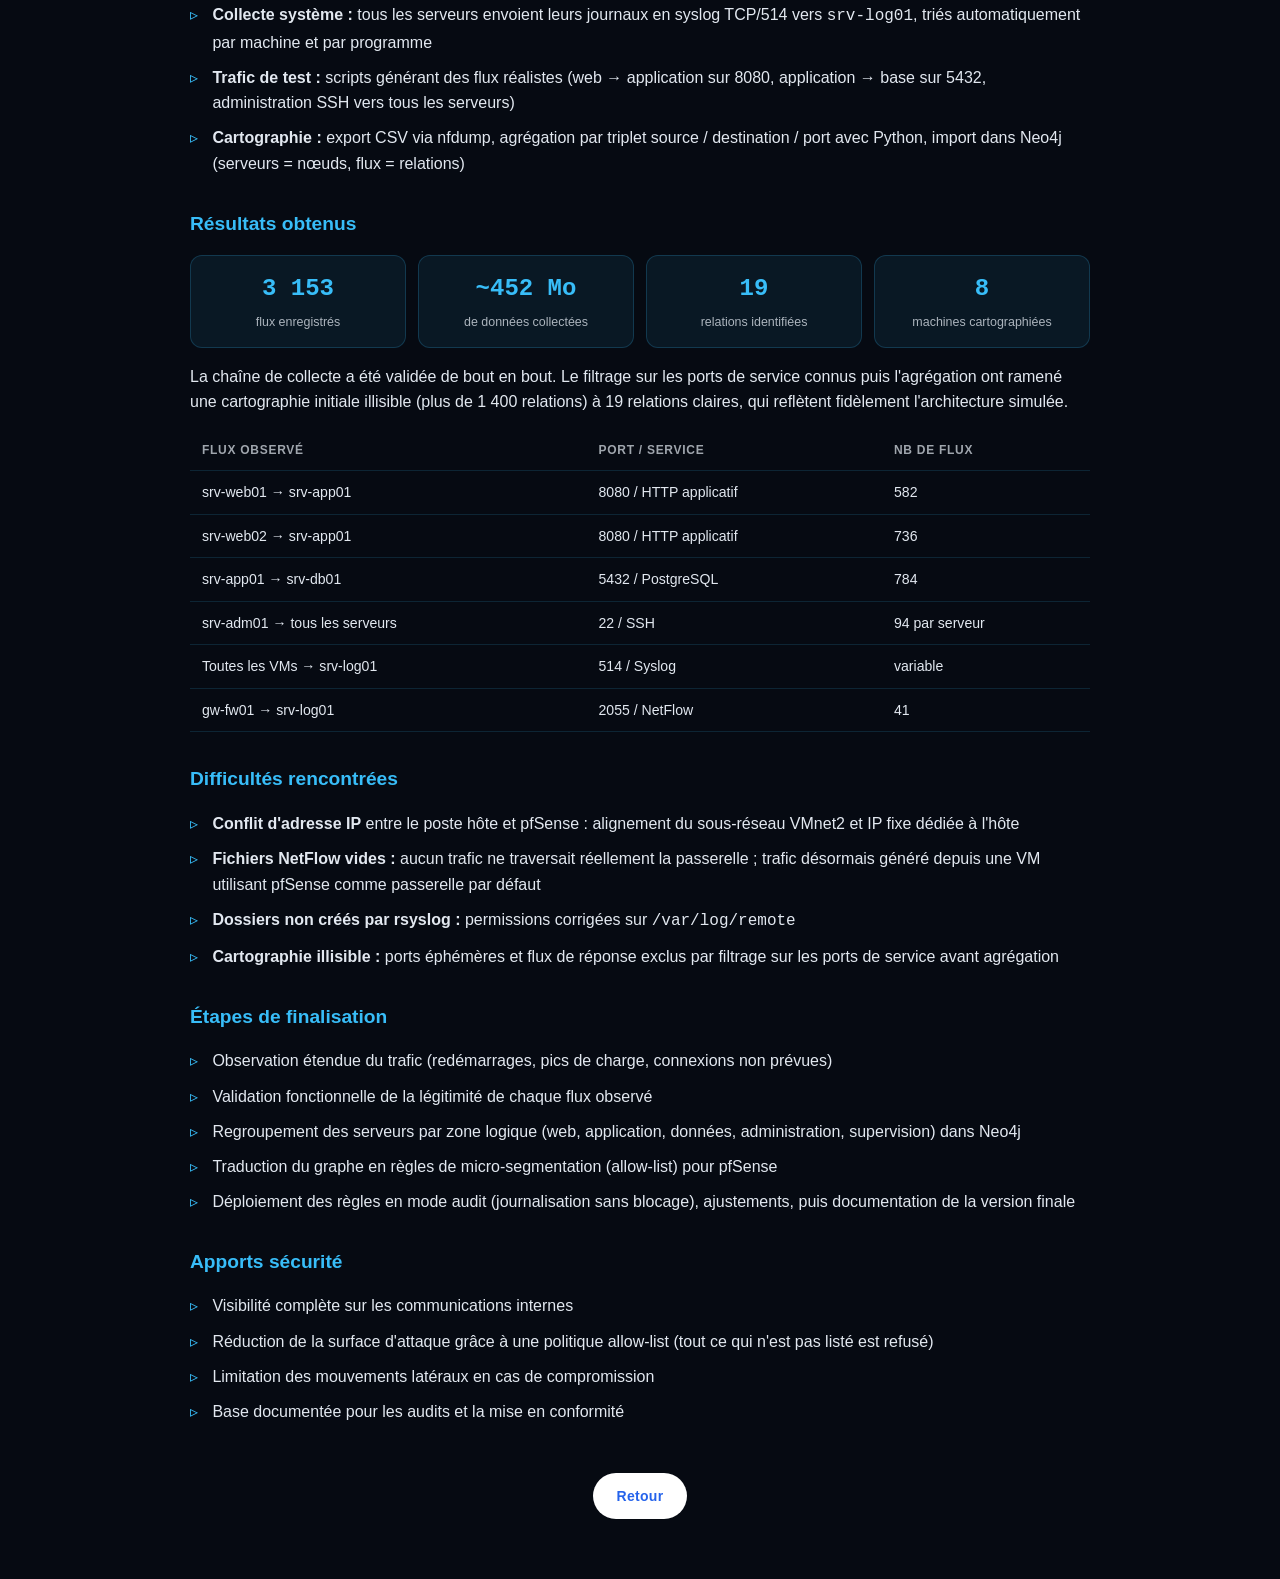
<file: projects/projet7.html>
<!DOCTYPE html>
<html lang="fr">
<head>
  <meta charset="UTF-8">
  <meta name="viewport" content="width=device-width, initial-scale=1.0">
  <title>Analyse des Flux Inter-Serveurs & Cartographie des Dépendances</title>
  <link rel="stylesheet" href="../css/style.css">
  <style>
    body.project-page {
      display: flex;
      flex-direction: column;
      min-height: 100vh;
      padding: 2rem;
      background: var(--bg);
      color: var(--text);
      font-family: Poppins, Arial, sans-serif;
    }
    body.project-page .content {
      flex: 1;
      max-width: 900px;
      margin: 0 auto;
    }
    body.project-page h1 {
      margin-bottom: 0.5rem;
      font-size: 2rem;
    }
    .project-meta {
      font-family: 'Space Mono', monospace;
      font-size: 0.8rem;
      color: var(--accent2, #38bdf8);
      margin-bottom: 1.5rem;
      opacity: 0.9;
    }
    body.project-page h2 {
      margin: 2rem 0 1rem;
      font-size: 1.2rem;
      color: var(--accent, #38bdf8);
    }
    body.project-page p {
      margin-bottom: 1rem;
      line-height: 1.6;
    }

    /* Outils regroupés par catégorie */
    .tools-category { margin-bottom: 1.2rem; }
    .tools-category-title {
      font-size: 0.78rem;
      font-weight: 700;
      letter-spacing: 0.08em;
      text-transform: uppercase;
      opacity: 0.65;
      margin-bottom: 0.5rem;
    }
    .tools-grid {
      display: flex;
      flex-wrap: wrap;
      gap: 12px;
      margin-top: 0.5rem;
    }
    .tool-pill {
      display: flex;
      align-items: center;
      gap: 8px;
      background: rgba(56,189,248,0.08);
      border: 1px solid rgba(56,189,248,0.2);
      border-radius: 10px;
      padding: 8px 16px;
      font-size: 0.88rem;
      font-weight: 600;
    }
    .tool-pill span.icon { font-size: 1.1rem; }
    .tool-pill small { font-weight: 400; opacity: 0.65; font-size: 0.75rem; }

    /* Listes */
    .feature-list { list-style: none; padding: 0; margin: 0 0 1rem; }
    .feature-list li {
      position: relative;
      padding-left: 1.4rem;
      margin-bottom: 0.6rem;
      line-height: 1.6;
    }
    .feature-list li::before {
      content: "▹";
      position: absolute;
      left: 0;
      color: var(--accent, #38bdf8);
    }

    /* Tableaux */
    .table-wrap { overflow-x: auto; margin-bottom: 1rem; }
    .data-table {
      width: 100%;
      border-collapse: collapse;
      font-size: 0.88rem;
    }
    .data-table th, .data-table td {
      text-align: left;
      padding: 10px 12px;
      border-bottom: 1px solid rgba(56,189,248,0.15);
      vertical-align: top;
    }
    .data-table th {
      font-size: 0.75rem;
      letter-spacing: 0.06em;
      text-transform: uppercase;
      opacity: 0.7;
    }
    .data-table code {
      font-family: 'Space Mono', monospace;
      font-size: 0.8rem;
      color: var(--accent2, #38bdf8);
    }

    /* Chiffres clés */
    .stats-grid {
      display: grid;
      grid-template-columns: repeat(auto-fit, minmax(160px, 1fr));
      gap: 12px;
      margin: 1rem 0;
    }
    .stat-card {
      background: rgba(56,189,248,0.08);
      border: 1px solid rgba(56,189,248,0.2);
      border-radius: 12px;
      padding: 14px 16px;
      text-align: center;
    }
    .stat-value {
      font-family: 'Space Mono', monospace;
      font-size: 1.5rem;
      font-weight: 700;
      color: var(--accent, #38bdf8);
    }
    .stat-label { font-size: 0.78rem; opacity: 0.75; margin-top: 4px; }

    /* Chaîne de traitement */
    .pipeline {
      display: flex;
      flex-wrap: wrap;
      align-items: center;
      gap: 8px;
      margin: 1rem 0;
    }
    .pipe-step {
      background: rgba(56,189,248,0.08);
      border: 1px solid rgba(56,189,248,0.25);
      border-radius: 8px;
      padding: 8px 12px;
      font-size: 0.82rem;
      font-weight: 600;
    }
    .pipe-arrow { opacity: 0.5; }

    body.project-page .btn.retour {
      align-self: center;
      margin: 2rem 0;
      padding: 12px 24px;
      border-radius: 30px;
      background: white;
      color: #2563eb;
      text-decoration: none;
      font-weight: bold;
      transition: transform 0.3s;
    }
    body.project-page .btn.retour:hover { transform: translateY(-5px); }

    @media (max-width:768px){
      body.project-page h1 { font-size: 1.7rem; }
      body.project-page p { font-size: 0.95rem; }
    }
    @media (max-width:480px){
      body.project-page h1 { font-size: 1.5rem; }
      body.project-page p { font-size: 0.9rem; }
      body.project-page .btn.retour { padding: 10px 18px; }
      .tool-pill { padding: 6px 12px; font-size: 0.82rem; }
    }
  </style>
</head>
  <script data-goatcounter="https://cliffnz.goatcounter.com/count"
        async src="//gc.zgo.at/count.js"></script>
<body class="project-page">
  <div class="content">

    <h1>Analyse des Flux Inter-Serveurs & Cartographie des Dépendances</h1>
    <div class="project-meta">📅 Stage 4ème année · 2025 – 2026 · Sécurité des Systèmes et Réseaux</div>

    <p>
      Conception d'une plateforme d'analyse des flux de communication entre serveurs afin de cartographier
      les dépendances applicatives et de préparer la micro-segmentation d'une infrastructure on-premise.
      L'objectif : savoir précisément « qui parle à qui, sur quel port et pourquoi » avant de restreindre
      les communications.
    </p>

    <p>
      L'ensemble de l'environnement est simulé sous VMware Workstation : un datacenter à échelle réduite
      de 8 machines virtuelles (1 passerelle pfSense et 7 serveurs Ubuntu Server) reproduisant une
      architecture 3 tiers (web, application, données) sur un réseau plat, sans micro-segmentation au départ.
      Ce choix garantit un contrôle total, des tests reproductibles et une documentation précise de chaque composant.
    </p>

    <h2>Outils & Technologies utilisés</h2>

    <div class="tools-category">
      <div class="tools-category-title">Virtualisation & réseau</div>
      <div class="tools-grid">
        <div class="tool-pill"><span class="icon">🖥️</span> VMware Workstation <small>8 VMs</small></div>
        <div class="tool-pill"><span class="icon">🐧</span> Ubuntu Server <small>LTS</small></div>
        <div class="tool-pill"><span class="icon">🔥</span> pfSense <small>passerelle / firewall</small></div>
      </div>
    </div>

    <div class="tools-category">
      <div class="tools-category-title">Collecte des flux & des logs</div>
      <div class="tools-grid">
        <div class="tool-pill"><span class="icon">📡</span> softflowd <small>export NetFlow v9</small></div>
        <div class="tool-pill"><span class="icon">📥</span> nfcapd / nfdump</div>
        <div class="tool-pill"><span class="icon">📜</span> rsyslog <small>syslog centralisé</small></div>
      </div>
    </div>

    <div class="tools-category">
      <div class="tools-category-title">Analyse & cartographie</div>
      <div class="tools-grid">
        <div class="tool-pill"><span class="icon">🐍</span> Python <small>pandas</small></div>
        <div class="tool-pill"><span class="icon">🕸️</span> Neo4j <small>base graphe</small></div>
        <div class="tool-pill"><span class="icon">🔍</span> Cypher</div>
        <div class="tool-pill"><span class="icon">🐳</span> Docker</div>
      </div>
    </div>

    <div class="tools-category">
      <div class="tools-category-title">Services simulés (architecture 3 tiers)</div>
      <div class="tools-grid">
        <div class="tool-pill"><span class="icon">🌐</span> Nginx</div>
        <div class="tool-pill"><span class="icon">🪶</span> Apache</div>
        <div class="tool-pill"><span class="icon">⚙️</span> Serveur HTTP Python</div>
        <div class="tool-pill"><span class="icon">🗄️</span> PostgreSQL</div>
        <div class="tool-pill"><span class="icon">📊</span> Prometheus</div>
        <div class="tool-pill"><span class="icon">🔑</span> SSH</div>
      </div>
    </div>

    <h2>Architecture du lab</h2>
    <div class="table-wrap">
      <table class="data-table">
        <thead>
          <tr><th>Machine</th><th>IP</th><th>Rôle</th><th>Technologies</th></tr>
        </thead>
        <tbody>
          <tr><td><code>gw-fw01</code></td><td>192.168.10.1</td><td>Passerelle & point de capture des flux</td><td>pfSense, softflowd</td></tr>
          <tr><td><code>srv-log01</code></td><td>192.168.10.20</td><td>Collecteur central de logs et de flux</td><td>nfcapd, rsyslog, Docker, Neo4j, Python</td></tr>
          <tr><td><code>srv-web01</code></td><td>192.168.10.11</td><td>Serveur web frontend</td><td>Nginx</td></tr>
          <tr><td><code>srv-web02</code></td><td>192.168.10.12</td><td>Serveur web (redondance)</td><td>Apache</td></tr>
          <tr><td><code>srv-app01</code></td><td>192.168.10.13</td><td>Serveur applicatif backend</td><td>Serveur HTTP Python (8080)</td></tr>
          <tr><td><code>srv-db01</code></td><td>192.168.10.14</td><td>Base de données</td><td>PostgreSQL (5432)</td></tr>
          <tr><td><code>srv-mon01</code></td><td>192.168.10.15</td><td>Supervision</td><td>Prometheus</td></tr>
          <tr><td><code>srv-adm01</code></td><td>192.168.10.16</td><td>Poste d'administration (bastion)</td><td>Client SSH</td></tr>
        </tbody>
      </table>
    </div>
    <p>
      Réseau interne : VMnet2 (host-only, 192.168.10.0/24). Réseau externe : VMnet8 (NAT) pour les mises à jour.
    </p>

    <h2>Chaîne de traitement des données</h2>
    <div class="pipeline">
      <div class="pipe-step">Serveurs</div><span class="pipe-arrow">→</span>
      <div class="pipe-step">pfSense + softflowd</div><span class="pipe-arrow">→</span>
      <div class="pipe-step">nfcapd (UDP 2055)</div><span class="pipe-arrow">→</span>
      <div class="pipe-step">nfdump (CSV)</div><span class="pipe-arrow">→</span>
      <div class="pipe-step">Python (filtrage + agrégation)</div><span class="pipe-arrow">→</span>
      <div class="pipe-step">Neo4j</div>
    </div>
    <ul class="feature-list">
      <li><strong>Collecte réseau :</strong> pfSense capture le trafic du LAN et exporte des enregistrements NetFlow v9 (source, destination, ports, protocole, volume) vers le collecteur, stockés par tranches de 5 minutes</li>
      <li><strong>Collecte système :</strong> tous les serveurs envoient leurs journaux en syslog TCP/514 vers <code>srv-log01</code>, triés automatiquement par machine et par programme</li>
      <li><strong>Trafic de test :</strong> scripts générant des flux réalistes (web → application sur 8080, application → base sur 5432, administration SSH vers tous les serveurs)</li>
      <li><strong>Cartographie :</strong> export CSV via nfdump, agrégation par triplet source / destination / port avec Python, import dans Neo4j (serveurs = nœuds, flux = relations)</li>
    </ul>

    <h2>Résultats obtenus</h2>
    <div class="stats-grid">
      <div class="stat-card"><div class="stat-value">3 153</div><div class="stat-label">flux enregistrés</div></div>
      <div class="stat-card"><div class="stat-value">~452 Mo</div><div class="stat-label">de données collectées</div></div>
      <div class="stat-card"><div class="stat-value">19</div><div class="stat-label">relations identifiées</div></div>
      <div class="stat-card"><div class="stat-value">8</div><div class="stat-label">machines cartographiées</div></div>
    </div>
    <p>
      La chaîne de collecte a été validée de bout en bout. Le filtrage sur les ports de service connus puis
      l'agrégation ont ramené une cartographie initiale illisible (plus de 1 400 relations) à 19 relations
      claires, qui reflètent fidèlement l'architecture simulée.
    </p>
    <div class="table-wrap">
      <table class="data-table">
        <thead>
          <tr><th>Flux observé</th><th>Port / service</th><th>Nb de flux</th></tr>
        </thead>
        <tbody>
          <tr><td>srv-web01 → srv-app01</td><td>8080 / HTTP applicatif</td><td>582</td></tr>
          <tr><td>srv-web02 → srv-app01</td><td>8080 / HTTP applicatif</td><td>736</td></tr>
          <tr><td>srv-app01 → srv-db01</td><td>5432 / PostgreSQL</td><td>784</td></tr>
          <tr><td>srv-adm01 → tous les serveurs</td><td>22 / SSH</td><td>94 par serveur</td></tr>
          <tr><td>Toutes les VMs → srv-log01</td><td>514 / Syslog</td><td>variable</td></tr>
          <tr><td>gw-fw01 → srv-log01</td><td>2055 / NetFlow</td><td>41</td></tr>
        </tbody>
      </table>
    </div>

    <h2>Difficultés rencontrées</h2>
    <ul class="feature-list">
      <li><strong>Conflit d'adresse IP</strong> entre le poste hôte et pfSense : alignement du sous-réseau VMnet2 et IP fixe dédiée à l'hôte</li>
      <li><strong>Fichiers NetFlow vides :</strong> aucun trafic ne traversait réellement la passerelle ; trafic désormais généré depuis une VM utilisant pfSense comme passerelle par défaut</li>
      <li><strong>Dossiers non créés par rsyslog :</strong> permissions corrigées sur <code>/var/log/remote</code></li>
      <li><strong>Cartographie illisible :</strong> ports éphémères et flux de réponse exclus par filtrage sur les ports de service avant agrégation</li>
    </ul>

    <h2>Étapes de finalisation</h2>
    <ul class="feature-list">
      <li>Observation étendue du trafic (redémarrages, pics de charge, connexions non prévues)</li>
      <li>Validation fonctionnelle de la légitimité de chaque flux observé</li>
      <li>Regroupement des serveurs par zone logique (web, application, données, administration, supervision) dans Neo4j</li>
      <li>Traduction du graphe en règles de micro-segmentation (allow-list) pour pfSense</li>
      <li>Déploiement des règles en mode audit (journalisation sans blocage), ajustements, puis documentation de la version finale</li>
    </ul>

    <h2>Apports sécurité</h2>
    <ul class="feature-list">
      <li>Visibilité complète sur les communications internes</li>
      <li>Réduction de la surface d'attaque grâce à une politique allow-list (tout ce qui n'est pas listé est refusé)</li>
      <li>Limitation des mouvements latéraux en cas de compromission</li>
      <li>Base documentée pour les audits et la mise en conformité</li>
    </ul>

  </div>
<a href='../index.html' class='btn retour'>Retour</a>
</body>
</html>
</file>
<file: css/style.css>
:root {
  --bg: #060a12;
  --surface: #0d1424;
  --card: #111827;
  --card-hover: #162032;
  --border: rgba(99, 179, 237, 0.12);
  --text: #e2e8f0;
  --muted: #7a8a9e;
  --accent: #38bdf8;
  --accent2: #818cf8;
  --accent3: #34d399;
  --glow: rgba(56, 189, 248, 0.15);
}
body.light {
  --bg: #f0f4f8;
  --surface: #ffffff;
  --card: #ffffff;
  --card-hover: #eef3f9;
  --border: rgba(30, 80, 160, 0.1);
  --text: #0d1424;
  --muted: #4a5568;
  --accent: #2563eb;
  --accent2: #7c3aed;
  --accent3: #059669;
  --glow: rgba(37, 99, 235, 0.1);
}


}

* { margin: 0; padding: 0; box-sizing: border-box; }
html { scroll-behavior: smooth; }
body {
  background: var(--bg);
  color: var(--text);
  font-family: 'DM Sans', sans-serif;
  font-size: 16px;
  line-height: 1.6;
  transition: background 0.4s ease, color 0.4s ease;
  overflow-x: hidden;
}

/* ── NOISE OVERLAY ── */
body::before {
  content: '';
  position: fixed;
  inset: 0;
  background-image: url("data:image/svg+xml,%3Csvg viewBox='0 0 200 200' xmlns='http://www.w3.org/2000/svg'%3E%3Cfilter id='n'%3E%3CfeTurbulence type='fractalNoise' baseFrequency='0.75' numOctaves='4' stitchTiles='stitch'/%3E%3C/filter%3E%3Crect width='100%25' height='100%25' filter='url(%23n)' opacity='0.03'/%3E%3C/svg%3E");
  pointer-events: none;
  z-index: 0;
  opacity: 0.5;
}

/* ── NAV ── */
nav {
  position: fixed;
  top: 0; left: 0; right: 0;
  z-index: 1000;
  display: flex;
  align-items: center;
  justify-content: space-between;
  padding: 0 2rem;
  height: 64px;
  background: rgba(6, 10, 18, 0.75);
  backdrop-filter: blur(20px);
  -webkit-backdrop-filter: blur(20px);
  border-bottom: 1px solid var(--border);
  transition: background 0.4s;
}
body.light nav { background: rgba(240, 244, 248, 0.8); }

.nav-logo {
  font-family: 'Space Mono', monospace;
  font-size: 1.1rem;
  font-weight: 700;
  color: var(--accent);
  letter-spacing: -0.5px;
  text-decoration: none;
}
.nav-logo span { color: var(--text); }

.nav-links {
  display: flex;
  gap: 0.25rem;
  list-style: none;
}
.nav-links a {
  font-size: 0.82rem;
  font-weight: 500;
  letter-spacing: 0.5px;
  text-transform: uppercase;
  color: var(--muted);
  text-decoration: none;
  padding: 6px 12px;
  border-radius: 30px;
  transition: 0.2s;
}
.nav-links a:hover,
.nav-links a.active {
  color: var(--text);
  background: var(--border);
}

.nav-right { display: flex; align-items: center; gap: 1rem; }

/* ── THEME TOGGLE ── */
.theme-toggle {
  width: 48px; height: 26px;
  background: var(--card);
  border: 1px solid var(--border);
  border-radius: 50px;
  cursor: pointer;
  position: relative;
  display: flex;
  align-items: center;
  justify-content: space-between;
  padding: 0 6px;
  font-size: 11px;
  transition: background 0.3s;
}
.toggle-knob {
  position: absolute;
  width: 18px; height: 18px;
  background: var(--accent);
  border-radius: 50%;
  left: 4px;
  transition: transform 0.3s cubic-bezier(0.4,0,0.2,1);
}
body.light .toggle-knob { transform: translateX(22px); }

/* ── HAMBURGER ── */
.hamburger {
  display: none;
  flex-direction: column;
  gap: 5px;
  cursor: pointer;
  padding: 4px;
  background: none;
  border: none;
}
.hamburger span {
  display: block;
  width: 22px; height: 2px;
  background: var(--text);
  border-radius: 2px;
  transition: 0.3s;
}
.hamburger.open span:nth-child(1) { transform: translateY(7px) rotate(45deg); }
.hamburger.open span:nth-child(2) { opacity: 0; }
.hamburger.open span:nth-child(3) { transform: translateY(-7px) rotate(-45deg); }

/* ── MOBILE MENU ── */
.mobile-menu {
  display: none;
  position: fixed;
  top: 64px; left: 0; right: 0;
  background: rgba(6, 10, 18, 0.97);
  backdrop-filter: blur(20px);
  z-index: 999;
  padding: 1.5rem 2rem;
  border-bottom: 1px solid var(--border);
}
body.light .mobile-menu { background: rgba(240, 244, 248, 0.98); }
.mobile-menu.open { display: block; }
.mobile-menu a {
  display: block;
  padding: 0.75rem 0;
  color: var(--text);
  text-decoration: none;
  font-weight: 500;
  font-size: 1.1rem;
  border-bottom: 1px solid var(--border);
}

/* ── HERO ── */
.hero {
  min-height: 100vh;
  display: flex;
  flex-direction: column;
  align-items: center;
  justify-content: center;
  text-align: center;
  padding: 6rem 2rem 4rem;
  position: relative;
  overflow: hidden;
}
.hero-grid {
  position: absolute;
  inset: 0;
  background-image:
    linear-gradient(var(--border) 1px, transparent 1px),
    linear-gradient(90deg, var(--border) 1px, transparent 1px);
  background-size: 48px 48px;
  -webkit-mask-image: radial-gradient(ellipse 80% 80% at 50% 50%, black 30%, transparent 100%);
  mask-image: radial-gradient(ellipse 80% 80% at 50% 50%, black 30%, transparent 100%);
}
.orb {
  position: absolute;
  border-radius: 50%;
  filter: blur(80px);
  animation: float 8s ease-in-out infinite;
  pointer-events: none;
}
.orb-1 { width: 400px; height: 400px; background: rgba(56,189,248,0.08); top: 10%; left: 10%; animation-delay: 0s; }
.orb-2 { width: 300px; height: 300px; background: rgba(129,140,248,0.08); bottom: 20%; right: 10%; animation-delay: 3s; }
.orb-3 { width: 200px; height: 200px; background: rgba(52,211,153,0.06); top: 50%; left: 50%; animation-delay: 6s; }
@keyframes float {
  0%, 100% { transform: translateY(0) scale(1); }
  50%       { transform: translateY(-30px) scale(1.05); }
}

.hero-content { position: relative; z-index: 1; max-width: 720px; }

.hero-badge {
  display: inline-flex;
  align-items: center;
  gap: 6px;
  background: var(--card);
  border: 1px solid var(--border);
  border-radius: 30px;
  padding: 6px 16px;
  font-size: 0.75rem;
  font-family: 'Space Mono', monospace;
  color: var(--accent3);
  letter-spacing: 0.5px;
  margin-bottom: 2rem;
  animation: fadeIn 0.6s ease forwards;
}
.hero-badge::before {
  content: '';
  width: 7px; height: 7px;
  background: var(--accent3);
  border-radius: 50%;
  animation: pulse 2s infinite;
}
@keyframes pulse {
  0%, 100% { opacity: 1; transform: scale(1); }
  50%       { opacity: 0.5; transform: scale(0.8); }
}

/* ── PROFILE RING ── */
.profile-ring {
  position: relative;
  display: inline-block;
  margin-bottom: 2rem;
}
.profile-ring::before {
  content: '';
  position: absolute;
  inset: -4px;
  border-radius: 50%;
  background: conic-gradient(var(--accent), var(--accent2), var(--accent3), var(--accent));
  animation: spin 4s linear infinite;
  z-index: 0;
}
.profile-ring::after {
  content: '';
  position: absolute;
  inset: -8px;
  border-radius: 50%;
  background: conic-gradient(var(--accent), var(--accent2), var(--accent3), var(--accent));
  opacity: 0.3;
  filter: blur(12px);
  animation: spin 4s linear infinite;
  z-index: 0;
}
@keyframes spin { to { transform: rotate(360deg); } }
.profile {
  width: 140px; height: 140px;
  border-radius: 50%;
  object-fit: cover;
  position: relative;
  z-index: 1;
  border: 3px solid var(--bg);
  display: block;
}

.hero h1 {
  font-family: 'Space Mono', monospace;
  font-size: clamp(2.2rem, 5vw, 3.8rem);
  font-weight: 700;
  letter-spacing: -2px;
  line-height: 1.1;
  margin-bottom: 0.75rem;
  animation: slideUp 0.7s 0.2s ease both;
}
.hero h1 .highlight {
  background: linear-gradient(90deg, var(--accent), var(--accent2));
  -webkit-background-clip: text;
  -webkit-text-fill-color: transparent;
  background-clip: text;
}

/* ── HERO META (nationalité + école) ── */
.hero-meta {
  display: inline-flex;
  align-items: center;
  background: var(--card);
  border: 1px solid var(--border);
  border-radius: 40px;
  padding: 4px 6px;
  margin-bottom: 1.25rem;
  animation: slideUp 0.7s 0.3s ease both;
  flex-wrap: wrap;
  justify-content: center;
  gap: 0;
}
.hero-meta-item {
  display: flex;
  align-items: center;
  gap: 7px;
  padding: 5px 14px;
  font-size: 0.82rem;
  font-weight: 500;
  color: var(--text);
  border-radius: 30px;
  transition: 0.2s;
  white-space: nowrap;
}
.flag-icon { font-size: 1.15rem; line-height: 1; }
.hero-meta-divider {
  width: 1px; height: 20px;
  background: var(--border);
  flex-shrink: 0;
}
.hero-school-link { text-decoration: none; color: var(--text); cursor: pointer; }
.hero-school-link:hover { background: rgba(56,189,248,0.08); color: var(--accent); }
.school-logo {
  height: 18px; width: auto;
  object-fit: contain;
  border-radius: 3px;
  filter: brightness(0) invert(1);
  opacity: 0.85;
}
body.light .school-logo { filter: none; opacity: 1; }

.hero-subtitle {
  font-size: 0.9rem;
  color: var(--muted);
  letter-spacing: 0.5px;
  text-transform: uppercase;
  margin-bottom: 2.5rem;
  max-width: 500px;
  margin-left: auto;
  margin-right: auto;
  line-height: 1.8;
  animation: slideUp 0.7s 0.4s ease both;
}

@keyframes slideUp {
  from { opacity: 0; transform: translateY(24px); }
  to   { opacity: 1; transform: translateY(0); }
}
@keyframes fadeIn {
  from { opacity: 0; } to { opacity: 1; }
}

.hero-buttons {
  display: flex;
  gap: 12px;
  justify-content: center;
  flex-wrap: wrap;
  animation: slideUp 0.7s 0.5s ease both;
}

/* ── BUTTONS ── */
.btn {
  display: inline-flex;
  align-items: center;
  gap: 8px;
  padding: 12px 24px;
  border-radius: 10px;
  font-size: 0.875rem;
  font-weight: 600;
  text-decoration: none;
  letter-spacing: 0.3px;
  transition: all 0.2s ease;
  cursor: pointer;
  border: none;
}
.btn-primary { background: var(--accent); color: #060a12; }
.btn-primary:hover { background: #7dd3fc; transform: translateY(-2px); box-shadow: 0 8px 24px rgba(56,189,248,0.3); }
.btn-ghost { background: var(--card); color: var(--text); border: 1px solid var(--border); }
.btn-ghost:hover { background: var(--card-hover); transform: translateY(-2px); }
.btn-outline { background: transparent; color: var(--accent2); border: 1px solid var(--accent2); }
.btn-outline:hover { background: rgba(129,140,248,0.1); transform: translateY(-2px); }

/* ── SCROLL HINT ── */
.scroll-hint {
  position: absolute;
  bottom: 2rem; left: 50%;
  transform: translateX(-50%);
  display: flex; flex-direction: column; align-items: center;
  gap: 8px;
  color: var(--muted);
  font-size: 0.75rem;
  letter-spacing: 1px;
  text-transform: uppercase;
  animation: bounce 2s infinite;
}
.scroll-hint svg { width: 16px; }
@keyframes bounce {
  0%, 100% { transform: translateX(-50%) translateY(0); }
  50%       { transform: translateX(-50%) translateY(6px); }
}

/* ── SECTIONS ── */
section {
  padding: 6rem 2rem;
  max-width: 1200px;
  margin: 0 auto;
}
.section-header { margin-bottom: 3rem; }
.section-tag {
  font-family: 'Space Mono', monospace;
  font-size: 0.7rem;
  letter-spacing: 3px;
  text-transform: uppercase;
  color: var(--accent);
  margin-bottom: 0.5rem;
}
.section-title {
  font-family: 'Space Mono', monospace;
  font-size: clamp(1.6rem, 3vw, 2.4rem);
  font-weight: 700;
  letter-spacing: -1px;
}
.section-desc { color: var(--muted); margin-top: 0.75rem; max-width: 560px; font-size: 0.95rem; }

/* ── PROJECTS GRID ── */
.projects-grid {
  display: grid;
  grid-template-columns: repeat(auto-fill, minmax(300px, 1fr));
  gap: 1.5rem;
}
.project-card {
  background: var(--card);
  border: 1px solid var(--border);
  border-radius: 16px;
  padding: 1.75rem;
  text-decoration: none;
  color: var(--text);
  display: flex; flex-direction: column; gap: 1rem;
  transition: all 0.3s ease;
  position: relative;
  overflow: hidden;
}
.project-card::before {
  content: '';
  position: absolute;
  top: 0; left: 0; right: 0;
  height: 3px;
  background: linear-gradient(90deg, var(--accent), var(--accent2));
  transform: scaleX(0);
  transform-origin: left;
  transition: transform 0.3s ease;
}
.project-card:hover {
  border-color: rgba(56,189,248,0.25);
  transform: translateY(-4px);
  box-shadow: 0 16px 40px rgba(0,0,0,0.3), 0 0 0 1px rgba(56,189,248,0.1);
  background: var(--card-hover);
}
.project-card:hover::before { transform: scaleX(1); }

/* Featured card (supervision) */
.project-card--featured {
  border-color: rgba(56,189,248,0.2);
  background: linear-gradient(135deg, var(--card) 0%, rgba(56,189,248,0.03) 100%);
}
.project-card-badge {
  position: absolute;
  top: 1.25rem; right: 1.25rem;
  font-size: 0.65rem;
  font-family: 'Space Mono', monospace;
  font-weight: 700;
  letter-spacing: 1px;
  text-transform: uppercase;
  color: var(--accent3);
  background: rgba(52,211,153,0.1);
  border: 1px solid rgba(52,211,153,0.2);
  border-radius: 20px;
  padding: 3px 10px;
}

.project-icon {
  width: 44px; height: 44px;
  border-radius: 10px;
  background: var(--glow);
  border: 1px solid var(--border);
  display: flex; align-items: center; justify-content: center;
  font-size: 1.3rem;
}
.project-card h3 { font-size: 1rem; font-weight: 600; line-height: 1.4; letter-spacing: -0.3px; }
.project-card p  { font-size: 0.875rem; color: var(--muted); flex: 1; }

/* Stack row (outils du projet supervision) */
.project-stack { display: flex; flex-wrap: wrap; gap: 8px; }
.stack-item {
  display: flex; align-items: center; gap: 5px;
  font-size: 0.78rem; font-weight: 500;
  color: var(--muted);
  background: var(--bg);
  border: 1px solid var(--border);
  border-radius: 8px;
  padding: 4px 10px;
  transition: 0.2s;
}
.project-card:hover .stack-item { border-color: rgba(56,189,248,0.2); color: var(--text); }
.stack-icon { font-size: 0.9rem; }

.project-tags { display: flex; gap: 6px; flex-wrap: wrap; }
.tag {
  font-size: 0.7rem;
  font-family: 'Space Mono', monospace;
  padding: 3px 10px;
  border-radius: 20px;
  background: rgba(56,189,248,0.08);
  border: 1px solid rgba(56,189,248,0.15);
  color: var(--accent);
  letter-spacing: 0.3px;
}
.tag.purple { background: rgba(129,140,248,0.08); border-color: rgba(129,140,248,0.15); color: var(--accent2); }
.tag.green  { background: rgba(52,211,153,0.08);  border-color: rgba(52,211,153,0.15);  color: var(--accent3); }

.arrow-link {
  display: flex; align-items: center; gap: 6px;
  font-size: 0.8rem; font-weight: 600; color: var(--accent); margin-top: auto;
}
.arrow-link svg { transition: transform 0.2s; }
.project-card:hover .arrow-link svg { transform: translate(3px, -3px); }

/* ── SKILLS SECTION ── */
.skills-grid {
  display: grid;
  grid-template-columns: repeat(auto-fill, minmax(260px, 1fr));
  gap: 1.5rem;
}
.skill-group {
  background: var(--card);
  border: 1px solid var(--border);
  border-radius: 16px;
  padding: 1.5rem;
  transition: 0.3s;
}
.skill-group:hover {
  border-color: rgba(56,189,248,0.2);
  transform: translateY(-3px);
  box-shadow: 0 10px 30px rgba(0,0,0,0.2);
}
.skill-group-title {
  display: flex; align-items: center; gap: 8px;
  font-family: 'Space Mono', monospace;
  font-size: 0.8rem; font-weight: 700;
  letter-spacing: 0.3px;
  color: var(--text);
  margin-bottom: 1rem;
  text-transform: uppercase;
}
.skill-group-icon { font-size: 1rem; }
.skill-list { display: flex; flex-wrap: wrap; gap: 7px; }
.skill-pill {
  font-size: 0.75rem;
  font-family: 'Space Mono', monospace;
  padding: 5px 12px;
  border-radius: 20px;
  background: var(--bg);
  border: 1px solid var(--border);
  color: var(--muted);
  transition: 0.2s;
  cursor: default;
}
.skill-pill:hover {
  color: var(--accent);
  border-color: rgba(56,189,248,0.3);
  background: rgba(56,189,248,0.05);
}
.skill-pill.active {
  background: rgba(56,189,248,0.08);
  border-color: rgba(56,189,248,0.25);
  color: var(--accent);
}

/* ── CERTIFICATIONS ── */
.certifs-grid {
  display: grid;
  grid-template-columns: repeat(auto-fill, minmax(300px, 1fr));
  gap: 1.25rem;
}
.certif-card {
  background: var(--card);
  border: 1px solid var(--border);
  border-radius: 16px;
  overflow: hidden;
  transition: all 0.3s ease;
}
.certif-card:hover {
  border-color: rgba(129,140,248,0.3);
  transform: translateY(-3px);
  box-shadow: 0 12px 32px rgba(0,0,0,0.25);
}
.certif-header {
  padding: 1.5rem 1.5rem 1rem;
  display: flex; align-items: flex-start; gap: 1rem;
}
.certif-icon {
  font-size: 1.5rem;
  width: 44px; height: 44px;
  background: rgba(129,140,248,0.1);
  border-radius: 10px;
  display: flex; align-items: center; justify-content: center;
  flex-shrink: 0;
}
.certif-name   { font-size: 0.95rem; font-weight: 600; line-height: 1.4; }
.certif-issuer { font-size: 0.75rem; color: var(--muted); margin-top: 2px; }
.certif-unlock {
  padding: 1rem 1.5rem 1.5rem;
  border-top: 1px solid var(--border);
  display: flex; flex-direction: column; gap: 8px;
}
.certif-unlock-label {
  font-size: 0.72rem;
  font-family: 'Space Mono', monospace;
  color: var(--muted); letter-spacing: 0.5px;
  display: flex; align-items: center; gap: 6px;
}
.certif-unlock-label svg { opacity: 0.5; }
.certif-input-row { display: flex; gap: 8px; }
.certif-input {
  flex: 1;
  background: var(--bg);
  border: 1px solid var(--border);
  border-radius: 8px;
  padding: 8px 14px;
  color: var(--text);
  font-size: 0.85rem;
  font-family: 'Space Mono', monospace;
  outline: none;
  transition: border-color 0.2s;
}
.certif-input:focus   { border-color: var(--accent2); }
.certif-input.error   { border-color: #f87171; animation: shake 0.3s ease; }
.certif-input.success { border-color: var(--accent3); }
@keyframes shake {
  0%, 100% { transform: translateX(0); }
  25%       { transform: translateX(-4px); }
  75%       { transform: translateX(4px); }
}
.certif-btn {
  background: rgba(129,140,248,0.12);
  border: 1px solid rgba(129,140,248,0.2);
  color: var(--accent2);
  border-radius: 8px;
  padding: 8px 14px;
  cursor: pointer;
  font-size: 0.8rem; font-weight: 600;
  transition: 0.2s; white-space: nowrap;
}
.certif-btn:hover { background: rgba(129,140,248,0.2); }
.certif-msg { font-size: 0.72rem; font-family: 'Space Mono', monospace; min-height: 14px; padding: 0 2px; }
.certif-msg.err { color: #f87171; }
.certif-msg.ok  { color: var(--accent3); }

/* ── CONTACT ── */
#contact { padding: 6rem 2rem; max-width: 1200px; margin: 0 auto; }
.contact-grid {
  display: grid;
  grid-template-columns: 1fr 1fr;
  gap: 3rem; align-items: start;
}
.contact-info h3 { font-family: 'Space Mono', monospace; font-size: 1.2rem; margin-bottom: 1rem; }
.contact-info p  { color: var(--muted); font-size: 0.9rem; margin-bottom: 2rem; line-height: 1.8; }
.contact-links   { display: flex; flex-direction: column; gap: 0.75rem; }
.contact-link {
  display: flex; align-items: center; gap: 12px;
  padding: 12px 16px;
  background: var(--card);
  border: 1px solid var(--border);
  border-radius: 10px;
  text-decoration: none; color: var(--text);
  font-size: 0.875rem; transition: 0.2s;
}
.contact-link:hover { border-color: var(--accent); transform: translateX(4px); }
.contact-link-icon {
  width: 32px; height: 32px;
  background: var(--glow);
  border-radius: 8px;
  display: flex; align-items: center; justify-content: center;
  font-size: 1rem;
}

/* ── CONTACT FORM ── */
.contact-form { display: flex; flex-direction: column; gap: 1rem; }
.contact-form form { display: flex; flex-direction: column; gap: 1rem; }
.form-group { display: flex; flex-direction: column; gap: 6px; }
.form-group label {
  font-size: 0.78rem;
  font-family: 'Space Mono', monospace;
  color: var(--muted); letter-spacing: 0.5px; text-transform: uppercase;
}
.form-group input,
.form-group textarea {
  background: var(--card);
  border: 1px solid var(--border);
  border-radius: 10px;
  padding: 12px 16px;
  color: var(--text);
  font-family: 'DM Sans', sans-serif;
  font-size: 0.9rem; outline: none;
  transition: border-color 0.2s; resize: none;
}
.form-group input:focus,
.form-group textarea:focus { border-color: var(--accent); }
.form-group textarea { min-height: 120px; }
.form-submit {
  background: linear-gradient(135deg, var(--accent), var(--accent2));
  color: #060a12;
  border: none;
  padding: 13px 28px;
  border-radius: 10px;
  font-size: 0.9rem; font-weight: 700;
  cursor: pointer; align-self: flex-start;
  transition: 0.2s; letter-spacing: 0.3px;
}
.form-submit:hover { opacity: 0.9; transform: translateY(-2px); box-shadow: 0 8px 24px rgba(56,189,248,0.2); }
.form-submit:disabled { opacity: 0.6; cursor: not-allowed; transform: none; }

/* ── FORM FEEDBACK ── */
.form-feedback {
  display: flex; align-items: flex-start; gap: 1rem;
  padding: 1.25rem 1.5rem;
  border-radius: 12px;
  font-size: 0.9rem; margin-top: 0.5rem;
}
.form-feedback.success { background: rgba(52,211,153,0.08); border: 1px solid rgba(52,211,153,0.25); color: var(--accent3); }
.form-feedback.error   { background: rgba(248,113,113,0.08); border: 1px solid rgba(248,113,113,0.25); color: #f87171; }
.feedback-icon { font-size: 1.2rem; font-weight: 700; flex-shrink: 0; margin-top: 1px; }
.form-feedback strong { display: block; margin-bottom: 2px; }
.form-feedback p { font-size: 0.8rem; opacity: 0.8; margin: 0; color: inherit; }

/* ── SEPARATOR ── */
.separator { max-width: 1200px; margin: 0 auto; padding: 0 2rem; }
.separator hr { border: none; border-top: 1px solid var(--border); }

/* ── FOOTER ── */
footer {
  border-top: 1px solid var(--border);
  padding: 2rem; text-align: center;
  color: var(--muted);
  font-size: 0.8rem;
  font-family: 'Space Mono', monospace;
}
footer span { color: var(--accent); }

/* ── SCROLL REVEAL ── */
.reveal {
  opacity: 0;
  transform: translateY(30px);
  transition: opacity 0.6s ease, transform 0.6s ease;
}
.reveal.visible { opacity: 1; transform: translateY(0); }

/* ── RESPONSIVE ── */
@media (max-width: 768px) {
  nav .nav-links { display: none; }
  .hamburger { display: flex; }
  .contact-grid { grid-template-columns: 1fr; }
  .hero h1 { letter-spacing: -1px; }
  .profile { width: 110px; height: 110px; }
  .profile-ring::before,
  .profile-ring::after { display: none; }
  section { padding: 4rem 1.5rem; }
  #contact { padding: 4rem 1.5rem; }
}
@media (max-width: 480px) {
  nav { padding: 0 1.25rem; }
  .hero { padding: 5rem 1.25rem 3rem; }
  .projects-grid,
  .certifs-grid,
  .skills-grid { grid-template-columns: 1fr; }
  .btn { padding: 11px 20px; font-size: 0.82rem; }
  .form-submit { align-self: stretch; text-align: center; }
}

.skill-desc {
  font-size: 0.85rem;
  opacity: 0.75;
  line-height: 1.5;
  margin: 0 0 14px;
}
/* À ajouter à la fin de css/style.css */
.project-date {
  display: inline-block;
  font-family: 'Space Mono', monospace;
  font-size: 0.72rem;
  color: var(--accent2);
  opacity: 0.85;
  margin: -0.2rem 0 0.8rem;
  letter-spacing: 0.02em;
}
.certif-view { margin-top: 14px; display: inline-flex; }
</file>
